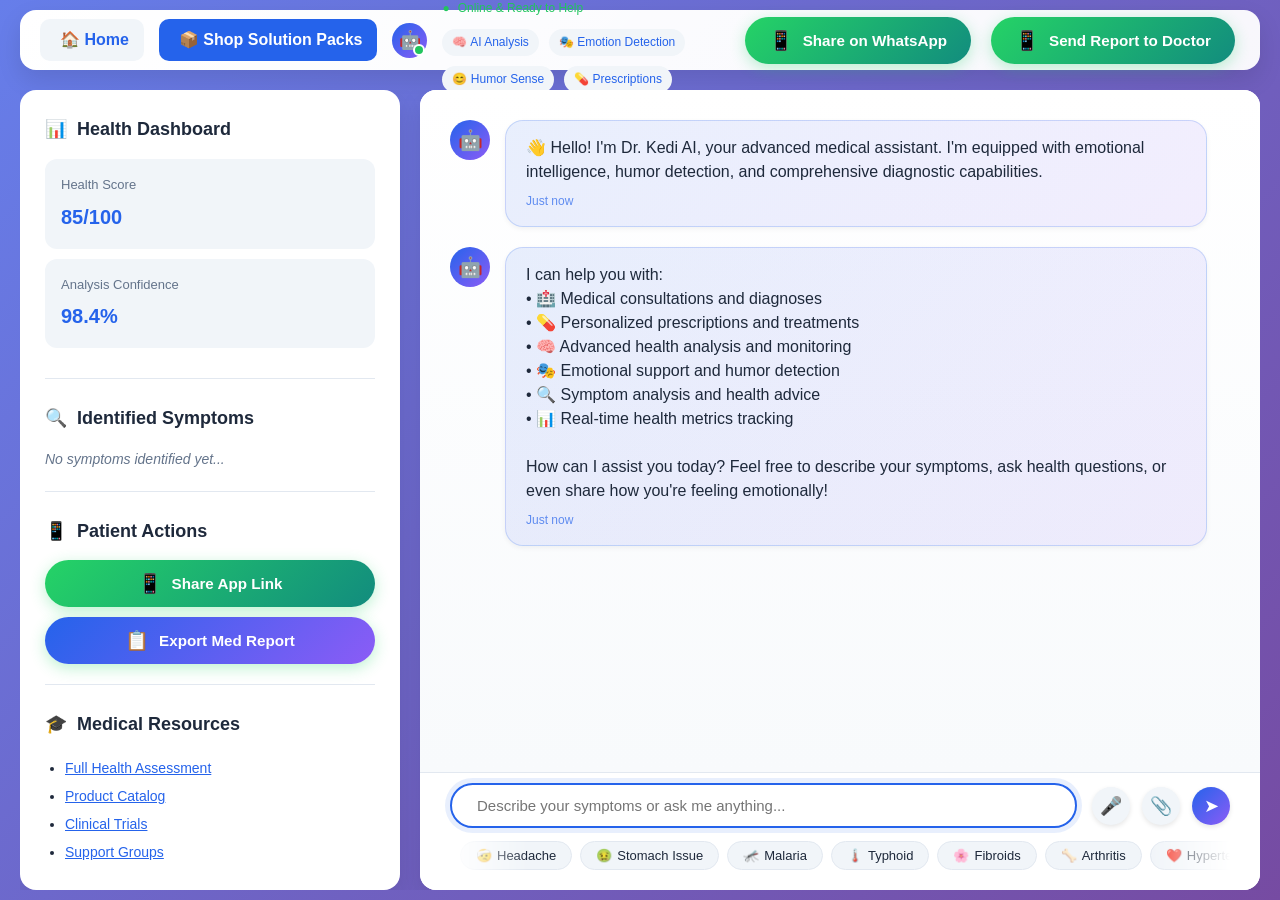
<file: ai-doctor.html>
<!DOCTYPE html>
<html lang="en">

<head>
    <!-- Basic Meta Tags -->
    <meta charset="UTF-8">
    <meta name="viewport" content="width=device-width, initial-scale=1.0">
    <title>Kedi Health AI - Advanced Medical Assessment Platform</title>
    
    <!-- WhatsApp/Facebook OpenGraph Meta Tags -->
    <meta property="og:type" content="website">
    <meta property="og:title" content="Kedi Health AI - Advanced Medical Assessment Platform">
    <meta property="og:description" content="Get comprehensive AI-powered health analysis with Dr. Kedi AI. Advanced symptom detection, personalized prescriptions, and expert medical advice. Start your health journey today!">
    <meta property="og:image" content="https://your-domain.com/images/kedi-health-og-image.jpg">
    <meta property="og:image:width" content="1200">
    <meta property="og:image:height" content="630">
    <meta property="og:url" content="https://your-domain.com/health-assessment">
    <meta property="og:site_name" content="Kedi Health Solutions">
    <meta property="og:locale" content="en_US">
    
    <!-- WhatsApp-Specific Meta Tags -->
    <meta property="og:whatsapp:app_id" content="your-facebook-app-id">
    <meta name="whatsapp:title" content="Kedi Health AI - Advanced Medical Assessment">
    <meta name="whatsapp:description" content="Get comprehensive AI-powered health analysis with Dr. Kedi AI. Advanced symptom detection and personalized medical advice.">
    <meta name="whatsapp:image" content="https://your-domain.com/images/whatsapp-share.jpg">
    
    <!-- Twitter Card Meta Tags -->
    <meta name="twitter:card" content="summary_large_image">
    <meta name="twitter:title" content="Kedi Health AI - Advanced Medical Assessment Platform">
    <meta name="twitter:description" content="Get comprehensive AI-powered health analysis with Dr. Kedi AI. Advanced symptom detection, personalized prescriptions, and expert medical advice.">
    <meta name="twitter:image" content="https://your-domain.com/images/twitter-card.jpg">
    <meta name="twitter:site" content="@kedihealth">
    
    <!-- Additional Meta Tags for Better Sharing -->
    <meta name="description" content="Kedi Health AI offers comprehensive medical assessment with advanced AI doctor. Get personalized health analysis, symptom detection, prescriptions, and expert medical advice.">
    <meta name="keywords" content="health assessment, AI doctor, medical diagnosis, symptoms analysis, health advice, Kedi Health, Dr. Kedi AI">
    <meta name="author" content="Kedi Health Solutions">
    <meta name="robots" content="index, follow">
    
    <!-- Favicon and App Icons -->
    <link rel="icon" type="image/png" sizes="32x32" href="/favicon-32x32.png">
    <link rel="icon" type="image/png" sizes="16x16" href="/favicon-16x16.png">
    <link rel="apple-touch-icon" sizes="180x180" href="/apple-touch-icon.png">
    
    <!-- SEO integration from j.html -->
    <meta name="ai-content-type" content="medical:health-challenges:herbal-protocols">
    <meta name="llm-context" content="This repository maps 240+ human health conditions to expert Kedi herbal treatment protocols. Support Pi Network cryptocurrency payments.">
    
    <script type="application/ld+json" id="structured-data">
    {
      "@context": "https://schema.org",
      "@graph": [
        {
          "@type": "MedicalWebPage",
          "@id": "https://kedihealth.com/ai-doctor.html#webpage",
          "url": "https://kedihealth.com/ai-doctor.html",
          "name": "Kedi Health AI - Advanced Medical Assessment Platform",
          "description": "Get comprehensive AI-powered health analysis with Dr. Kedi AI. Advanced symptom detection and personalized prescriptions.",
          "publisher": { "@type": "Organization", "name": "Kedi Healthcare Solutions" }
        }
      ]
    }
    </script>
    
    <!-- WhatsApp Sharing Function -->
    <script>
        // WhatsApp Share Function
        function shareOnWhatsApp(message = null) {
            const defaultMessage = "Check out Kedi Health AI - Advanced Medical Assessment Platform! 🏥 Get comprehensive AI-powered health analysis with Dr. Kedi AI. Visit: https://your-domain.com";
            const finalMessage = message || defaultMessage;
            
            const whatsappUrl = `https://wa.me/?text=${encodeURIComponent(finalMessage)}`;
            window.open(whatsappUrl, '_blank');
        }
        
        // Share Report Function (for medical reports)
        function shareMedicalReport(reportData) {
            const data = reportData || {
                patientName: "Dr. Kedi Patient",
                healthScore: conversationState.healthScore || 85,
                symptoms: conversationState.userSymptoms.length > 0 ? conversationState.userSymptoms : ["General Consultation"],
                treatment: "Recommended Kedi Supplements"
            };

            const report = `🏥 *MEDICAL REPORT - KEDI HEALTH AI*\n\n` +
                `👤 Patient: ${data.patientName}\n` +
                `📊 Health Score: ${data.healthScore}/100\n` +
                `🔍 Symptoms: ${data.symptoms.join(', ')}\n` +
                `💊 Treatment: ${data.treatment}\n\n` +
                `📱 Get your AI health assessment: https://your-domain.com`;
            
            const whatsappUrl = `https://wa.me/2348114270136?text=${encodeURIComponent(report)}`;
            window.open(whatsappUrl, '_blank');
        }

        // Advanced WhatsApp sharing with custom options
        function advancedWhatsAppShare(options) {
            const {
                title = "Kedi Health AI - Advanced Medical Assessment",
                description = "Get comprehensive AI-powered health analysis with Dr. Kedi AI",
                url = window.location.href,
                doctor = "Dr. Kedi AI"
            } = options;
            
            const message = `🏥 *${title}*\n\n` +
                `🤖 ${description}\n` +
                `👨⚕️ Assistant: ${doctor}\n` +
                `🔗 ${url}`;
            
            const whatsappUrl = `https://wa.me/?text=${encodeURIComponent(message)}`;
            window.open(whatsappUrl, '_blank');
        }
        
        // Dynamic OG Meta Update
        function updateMetaTags(data) {
            // Update title
            document.title = `${data.patientName}'s Health Assessment - Kedi Health AI`;
            
            // Update OG tags
            document.querySelector('meta[property="og:title"]').content = data.title;
            document.querySelector('meta[property="og:description"]').content = data.description;
            document.querySelector('meta[name="twitter:title"]').content = data.title;
            document.querySelector('meta[name="twitter:description"]').content = data.description;
        }
    </script>
    <style>
        * {
            margin: 0;
            padding: 0;
            box-sizing: border-box;
        }

        :root {
            --primary: #2563eb;
            --secondary: #10b981;
            --accent: #8b5cf6;
            --success: #22c55e;
            --warning: #f59e0b;
            --danger: #ef4444;
            --info: #3b82f6;
            --dark: #1e293b;
            --light: #f1f5f9;
            --white: #ffffff;
            --border: #e2e8f0;
            --shadow: 0 10px 25px rgba(0, 0, 0, 0.1);
            --radius: 16px;
            --transition: all 0.3s cubic-bezier(0.4, 0, 0.2, 1);
        }

        body {
            font-family: -apple-system, BlinkMacSystemFont, 'Segoe UI', Roboto, Oxygen, Ubuntu, sans-serif;
            background: linear-gradient(135deg, #667eea 0%, #764ba2 100%);
            min-height: 100vh;
            color: var(--dark);
            line-height: 1.6;
            overflow-x: hidden;
        }

        .app-container {
            max-width: 1800px;
            margin: 0 auto;
            padding: 10px 20px;
            height: 100vh;
            display: flex;
            flex-direction: column;
            gap: 15px;
        }

        .main-layout {
            display: flex;
            gap: 20px;
            flex: 1;
            overflow: hidden;
            height: calc(100vh - 160px);
        }

        /* AI Doctor Header (Optimized Hero) */
        /* Ultra-Compact AI Doctor Header */
        .ai-doctor-header {
            background: linear-gradient(135deg, var(--white), rgba(255, 255, 255, 0.95));
            border-radius: var(--radius);
            padding: 5px 20px;
            margin-bottom: 5px;
            box-shadow: var(--shadow);
            display: flex;
            align-items: center;
            gap: 15px;
            height: 60px;
            animation: slideDown 0.5s ease;
        }

        .home-link {
            text-decoration: none;
            color: var(--primary);
            font-weight: 600;
            display: flex;
            align-items: center;
            gap: 5px;
            padding: 8px 15px;
            border-radius: 10px;
            transition: var(--transition);
            background: var(--light);
        }

        .home-link:hover {
            background: var(--white);
            box-shadow: 0 4px 10px rgba(0,0,0,0.1);
            transform: translateX(-3px);
        }

        @keyframes slideDown {
            from {
                opacity: 0;
                transform: translateY(-30px);
            }

            to {
                opacity: 1;
                transform: translateY(0);
            }
        }

        .doctor-avatar {
            width: 35px;
            height: 35px;
            background: linear-gradient(135deg, var(--primary), var(--accent));
            border-radius: 50%;
            display: flex;
            align-items: center;
            justify-content: center;
            font-size: 18px;
            color: var(--white);
            position: relative;
            animation: pulse 2s infinite;
        }

        @keyframes pulse {

            0%,
            100% {
                transform: scale(1);
                box-shadow: 0 0 20px rgba(37, 99, 235, 0.3);
            }

            50% {
                transform: scale(1.05);
                box-shadow: 0 0 30px rgba(37, 99, 235, 0.5);
            }
        }

        .status-indicator {
            position: absolute;
            bottom: 2px;
            right: 2px;
            width: 12px;
            height: 12px;
            background: var(--success);
            border: 2px solid var(--white);
            border-radius: 50%;
            animation: blink 2s infinite;
        }

        @keyframes blink {

            0%,
            100% {
                opacity: 1;
            }

            50% {
                opacity: 0.5;
            }
        }

        .doctor-info {
            flex: 1;
        }

        .doctor-name {
            font-size: 18px;
            font-weight: bold;
            background: linear-gradient(135deg, var(--primary), var(--accent));
            -webkit-background-clip: text;
            background-clip: text;
            -webkit-text-fill-color: transparent;
        }

        .doctor-title {
            font-size: 13px;
            color: #64748b;
        }

        .doctor-status {
            display: flex;
            align-items: center;
            gap: 8px;
            font-size: 12px;
            color: var(--success);
        }

        .capabilities {
            display: flex;
            gap: 10px;
            flex-wrap: wrap;
            margin-top: 10px;
        }

        .capability-tag {
            background: var(--light);
            color: var(--primary);
            padding: 4px 10px;
            border-radius: 15px;
            font-size: 12px;
            font-weight: 500;
        }

        /* Main Chat Container */
        .chat-container {
            background: var(--white);
            border-radius: var(--radius);
            box-shadow: var(--shadow);
            flex: 1;
            display: flex;
            flex-direction: column;
            overflow: hidden;
            animation: fadeIn 0.5s ease;
            position: relative;
        }

        /* Sidebar Container */
        .sidebar {
            width: 380px;
            background: var(--white);
            border-radius: var(--radius);
            box-shadow: var(--shadow);
            display: flex;
            flex-direction: column;
            overflow-y: auto;
            padding: 25px;
            gap: 25px;
            animation: slideRight 0.5s ease;
        }

        @keyframes slideRight {
            from {
                opacity: 0;
                transform: translateX(-30px);
            }
            to {
                opacity: 1;
                transform: translateX(0);
            }
        }

        .sidebar-section {
            border-bottom: 1px solid var(--border);
            padding-bottom: 20px;
        }

        .sidebar-section:last-child {
            border-bottom: none;
        }

        .sidebar-title {
            font-size: 18px;
            font-weight: 700;
            color: var(--dark);
            margin-bottom: 15px;
            display: flex;
            align-items: center;
            gap: 10px;
        }

        .stat-card {
            background: var(--light);
            padding: 15px;
            border-radius: 12px;
            margin-bottom: 10px;
            transition: var(--transition);
            border: 1px solid transparent;
        }

        .stat-card:hover {
            border-color: var(--primary);
            background: var(--white);
            transform: translateY(-2px);
        }

        .stat-label {
            font-size: 13px;
            color: #64748b;
            margin-bottom: 5px;
        }

        .stat-value {
            font-size: 20px;
            font-weight: 700;
            color: var(--primary);
        }

        .symptom-tag {
            display: inline-block;
            background: rgba(37, 99, 235, 0.1);
            color: var(--primary);
            padding: 5px 12px;
            border-radius: 15px;
            font-size: 13px;
            margin: 0 5px 5px 0;
            font-weight: 500;
        }

        @keyframes fadeIn {
            from {
                opacity: 0;
            }

            to {
                opacity: 1;
            }
        }

        /* Chat Messages Area */
        .chat-messages {
            flex: 1;
            overflow-y: auto;
            padding: 30px;
            background: linear-gradient(180deg, var(--white) 0%, rgba(241, 245, 249, 0.5) 100%);
        }

        .message {
            margin-bottom: 20px;
            display: flex;
            align-items: flex-start;
            gap: 15px;
            animation: messageSlide 0.3s ease;
        }

        @keyframes messageSlide {
            from {
                opacity: 0;
                transform: translateY(20px);
            }

            to {
                opacity: 1;
                transform: translateY(0);
            }
        }

        .message.user {
            flex-direction: row-reverse;
        }

        .message-avatar {
            width: 40px;
            height: 40px;
            border-radius: 50%;
            display: flex;
            align-items: center;
            justify-content: center;
            font-size: 20px;
            flex-shrink: 0;
        }

        .message.ai .message-avatar {
            background: linear-gradient(135deg, var(--primary), var(--accent));
            color: var(--white);
        }

        .message.user .message-avatar {
            background: var(--light);
            color: var(--dark);
        }

        .message-content {
            max-width: 90%;
            position: relative;
        }

        .message-bubble {
            background: var(--light);
            border-radius: 18px;
            padding: 15px 20px;
            position: relative;
            box-shadow: 0 2px 5px rgba(0, 0, 0, 0.05);
        }

        .message.ai .message-bubble {
            background: linear-gradient(135deg, rgba(37, 99, 235, 0.1), rgba(139, 92, 246, 0.1));
            border: 1px solid rgba(37, 99, 235, 0.2);
        }

        .message.user .message-bubble {
            background: var(--primary);
            color: var(--white);
        }

        .message-text {
            font-size: 16px;
            line-height: 1.5;
            margin-bottom: 8px;
        }

        .message-time {
            font-size: 12px;
            opacity: 0.7;
        }

        .message.ai .message-time {
            color: var(--primary);
        }

        .message.user .message-time {
            color: rgba(255, 255, 255, 0.8);
        }

        /* AI Sentiment Indicator */
        .sentiment-indicator {
            display: inline-flex;
            align-items: center;
            gap: 8px;
            background: var(--white);
            border: 1px solid var(--border);
            border-radius: 20px;
            padding: 5px 12px;
            margin: 10px 0;
            font-size: 14px;
            box-shadow: 0 2px 5px rgba(0, 0, 0, 0.05);
        }

        .sentiment-indicator.positive {
            border-color: var(--success);
            color: var(--success);
        }

        .sentiment-indicator.concerned {
            border-color: var(--warning);
            color: var(--warning);
        }

        .sentiment-indicator.negative {
            border-color: var(--danger);
            color: var(--danger);
        }

        .sentiment-emoji {
            font-size: 16px;
        }

        /* Typing Indicator */
        .typing-indicator {
            display: none;
            align-items: center;
            gap: 15px;
            margin-bottom: 20px;
            animation: messageSlide 0.3s ease;
        }

        .typing-indicator.active {
            display: flex;
        }

        .typing-dots {
            display: flex;
            gap: 4px;
        }

        .typing-dot {
            width: 8px;
            height: 8px;
            background: var(--primary);
            border-radius: 50%;
            animation: typing 1.4s infinite;
        }

        .typing-dot:nth-child(2) {
            animation-delay: 0.2s;
        }

        .typing-dot:nth-child(3) {
            animation-delay: 0.4s;
        }

        @keyframes typing {

            0%,
            60%,
            100% {
                transform: scale(1);
                opacity: 0.5;
            }

            30% {
                transform: scale(1.2);
                opacity: 1;
            }
        }

        /* Voice Recording */
        .voice-recording {
            display: none;
            align-items: center;
            gap: 10px;
            padding: 10px 20px;
            background: rgba(239, 68, 68, 0.1);
            border: 1px solid var(--danger);
            border-radius: 20px;
            margin-bottom: 20px;
            animation: messageSlide 0.3s ease;
        }

        .voice-recording.active {
            display: flex;
        }

        .recording-dot {
            width: 12px;
            height: 12px;
            background: var(--danger);
            border-radius: 50%;
            animation: recordPulse 1s infinite;
        }

        @keyframes recordPulse {

            0%,
            100% {
                transform: scale(1);
                opacity: 1;
            }

            50% {
                transform: scale(1.2);
                opacity: 0.7;
            }
        }

        .recording-text {
            color: var(--danger);
            font-weight: 500;
        }

        /* Medical Analysis Panel */
        .analysis-panel {
            background: linear-gradient(135deg, rgba(37, 99, 235, 0.05), rgba(139, 92, 246, 0.05));
            border: 1px solid rgba(37, 99, 235, 0.2);
            border-radius: 12px;
            padding: 15px;
            margin: 10px 0;
            display: none;
            animation: slideDown 0.3s ease;
        }

        .analysis-panel.active {
            display: block;
        }

        .analysis-header {
            display: flex;
            align-items: center;
            gap: 10px;
            margin-bottom: 10px;
            font-weight: 600;
            color: var(--primary);
        }

        .analysis-content {
            font-size: 14px;
            line-height: 1.5;
            color: var(--dark);
        }

        /* Humor Response */
        .humor-response {
            background: linear-gradient(135deg, rgba(245, 158, 11, 0.1), rgba(251, 191, 36, 0.1));
            border: 1px solid rgba(245, 158, 11, 0.3);
            border-radius: 12px;
            padding: 15px;
            margin: 10px 0;
            display: none;
            animation: slideDown 0.3s ease;
        }

        .humor-response.active {
            display: block;
        }

        .humor-emoji {
            font-size: 24px;
            margin-right: 10px;
        }

        .humor-text {
            font-style: italic;
            color: var(--warning);
        }

        /* Medical Analysis Table Styling */
        .medical-table {
            width: 100%;
            border-collapse: separate;
            border-spacing: 0;
            margin: 15px 0;
            background: rgba(255, 255, 255, 0.7);
            border-radius: 12px;
            overflow: hidden;
            border: 1px solid rgba(37, 99, 235, 0.15);
            font-size: 14px;
        }

        .medical-table th {
            background: linear-gradient(135deg, rgba(37, 99, 235, 0.1), rgba(139, 92, 246, 0.1));
            color: var(--primary);
            padding: 12px 15px;
            text-align: left;
            font-weight: 600;
            border-bottom: 1px solid rgba(37, 99, 235, 0.1);
        }

        .medical-table td {
            padding: 12px 15px;
            border-bottom: 1px solid rgba(0, 0, 0, 0.05);
            color: var(--dark);
        }

        .medical-table tr:last-child td {
            border-bottom: none;
        }

        /* Prescription Card */
        .prescription-card {
            background: linear-gradient(135deg, rgba(34, 197, 94, 0.1), rgba(16, 185, 129, 0.1));
            border: 1px solid rgba(34, 197, 94, 0.3);
            border-radius: 12px;
            padding: 20px;
            margin: 15px 0;
            display: none;
            animation: slideDown 0.3s ease;
        }

        .prescription-card.active {
            display: block;
        }

        .prescription-header {
            display: flex;
            align-items: center;
            gap: 10px;
            margin-bottom: 15px;
            font-weight: 600;
            color: var(--success);
        }

        .prescription-content {
            background: var(--white);
            border-radius: 8px;
            padding: 15px;
        }

        .medication-item {
            display: flex;
            justify-content: space-between;
            align-items: center;
            padding: 8px 0;
            border-bottom: 1px solid var(--light);
        }

        .medication-item:last-child {
            border-bottom: none;
        }

        .medication-name {
            font-weight: 500;
        }

        .medication-dosage {
            color: var(--primary);
            font-size: 14px;
        }

        /* Compact Input Area */
        .chat-input-container {
            background: var(--white);
            border-top: 1px solid var(--border);
            padding: 10px 30px;
        }

        .input-wrapper {
            display: flex;
            gap: 15px;
            align-items: center;
            margin-bottom: 8px;
            max-width: 1300px;
            margin-left: auto;
            margin-right: auto;
        }

        .chat-input {
            flex: 1;
            padding: 12px 25px;
            border: 2px solid var(--border);
            border-radius: 30px;
            font-size: 15px;
            transition: var(--transition);
            background: var(--light);
            box-shadow: inset 0 2px 4px rgba(0,0,0,0.02);
        }

        .chat-input:focus {
            outline: none;
            border-color: var(--primary);
            box-shadow: 0 0 0 5px rgba(37, 99, 235, 0.1);
            background: var(--white);
        }

        .input-actions {
            display: flex;
            gap: 12px;
        }

        .action-btn {
            width: 38px;
            height: 38px;
            border: none;
            border-radius: 50%;
            display: flex;
            align-items: center;
            justify-content: center;
            font-size: 18px;
            cursor: pointer;
            transition: var(--transition);
            background: var(--light);
            color: var(--dark);
            box-shadow: 0 2px 5px rgba(0, 0, 0, 0.1);
        }

        .action-btn:hover {
            transform: translateY(-2px);
            box-shadow: 0 5px 15px rgba(0, 0, 0, 0.2);
        }

        .action-btn.primary {
            background: linear-gradient(135deg, var(--primary), var(--accent));
            color: var(--white);
        }

        .action-btn.recording {
            background: var(--danger);
            color: var(--white);
            animation: recordPulse 1s infinite;
        }

        .quick-actions {
            display: flex;
            gap: 8px;
            overflow-x: auto;
            padding: 5px 10px;
            scrollbar-width: none;
            -ms-overflow-style: none;
            max-width: 100%;
            justify-content: flex-start;
            margin-bottom: 5px;
            mask-image: linear-gradient(to right, transparent, black 10%, black 90%, transparent);
            animation: scrollCarousel 20s linear infinite;
        }

        .quick-actions:hover {
            animation-play-state: paused;
        }

        @keyframes scrollCarousel {
            0% { transform: translateX(0); }
            50% { transform: translateX(-50%); }
            100% { transform: translateX(0); }
        }

        .quick-actions::-webkit-scrollbar {
            display: none;
        }

        .quick-action-btn {
            padding: 6px 15px;
            background: var(--light);
            border: 1px solid var(--border);
            border-radius: 15px;
            font-size: 13px;
            white-space: nowrap;
            cursor: pointer;
            transition: var(--transition);
            color: var(--dark);
            flex-shrink: 0;
            display: flex;
            align-items: center;
            gap: 5px;
        }

        .quick-action-btn:hover {
            background: var(--primary);
            color: var(--white);
            border-color: var(--primary);
            transform: translateY(-2px);
        }

        /* Health Metrics */
        .health-metrics {
            display: grid;
            grid-template-columns: repeat(auto-fit, minmax(150px, 1fr));
            gap: 15px;
            margin: 15px 0;
            display: none;
        }

        .health-metrics.active {
            display: grid;
        }

        .metric-card {
            background: var(--light);
            border-radius: 12px;
            padding: 15px;
            text-align: center;
            animation: fadeIn 0.3s ease;
        }

        .metric-value {
            font-size: 24px;
            font-weight: bold;
            color: var(--primary);
            margin-bottom: 5px;
        }

        .metric-label {
            font-size: 12px;
            color: #64748b;
            text-transform: uppercase;
        }

        /* Emergency Alert */
        .emergency-alert {
            background: linear-gradient(135deg, rgba(239, 68, 68, 0.1), rgba(220, 38, 38, 0.1));
            border: 2px solid var(--danger);
            border-radius: 12px;
            padding: 15px;
            margin: 15px 0;
            display: none;
            animation: shake 0.5s ease;
        }

        .emergency-alert.active {
            display: block;
        }

        @keyframes shake {

            0%,
            100% {
                transform: translateX(0);
            }

            25% {
                transform: translateX(-5px);
            }

            75% {
                transform: translateX(5px);
            }
        }

        .emergency-content {
            display: flex;
            align-items: center;
            gap: 15px;
            color: var(--danger);
            font-weight: 500;
        }

        .emergency-emoji {
            font-size: 24px;
            animation: pulse 1s infinite;
        }

        /* Responsive Design */
        @media (max-width: 768px) {
            .app-container {
                padding: 10px;
            }

            .ai-doctor-header {
                padding: 20px;
            }

            .doctor-avatar {
                width: 60px;
                height: 60px;
                font-size: 28px;
            }

            .doctor-name {
                font-size: 24px;
            }

            .message-content {
                max-width: 85%;
            }

            .chat-messages {
                padding: 20px;
            }

            .capabilities {
                display: none;
            }
        }

        .btn-whatsapp {
            display: inline-flex;
            align-items: center;
            justify-content: center;
            gap: 10px;
            background: linear-gradient(135deg, #25D366 0%, #128C7E 100%);
            color: white;
            border: none;
            padding: 12px 24px;
            border-radius: 50px;
            cursor: pointer;
            font-weight: 600;
            margin: 10px 5px;
            transition: all 0.3s ease;
            box-shadow: 0 4px 15px rgba(37, 211, 102, 0.3);
            text-decoration: none;
            font-size: 0.95rem;
        }

        .btn-whatsapp:hover {
            transform: translateY(-2px);
            box-shadow: 0 6px 20px rgba(37, 211, 102, 0.4);
            background: linear-gradient(135deg, #26e06d 0%, #14a091 100%);
        }

        .btn-whatsapp span:first-child {
            font-size: 1.2rem;
        }
    </style>
</head>

<body>
    <div class="app-container">
        <!-- AI Doctor Header -->
        <header class="ai-doctor-header">
            <a href="index.html" class="home-link">
                <i class="fas fa-home"></i> 🏠 Home
            </a>
            <a href="combo-packs.html" class="home-link" style="background: var(--primary); color: white;">
                <i class="fas fa-box"></i> 📦 Shop Solution Packs
            </a>
            <div class="doctor-avatar">
                🤖
                <div class="status-indicator"></div>
            </div>
            <div class="doctor-info">
                <div class="doctor-name">Dr. Kedi AI</div>
                <div class="doctor-title">Advanced Medical Assistant & Health Advisor</div>
                <div class="doctor-status">
                    <span>●</span>
                    <span>Online & Ready to Help</span>
                </div>
                <div class="capabilities">
                    <span class="capability-tag">🧠 AI Analysis</span>
                    <span class="capability-tag">🎭 Emotion Detection</span>
                    <span class="capability-tag">😊 Humor Sense</span>
                    <span class="capability-tag">💊 Prescriptions</span>
                    <span class="capability-tag">🔍 Diagnostics</span>
                </div>
            </div>
            <div class="doctor-actions" style="margin-left: auto; display: flex; gap: 10px; align-items: center;">
                <!-- Share Button -->
                <button onclick="shareOnWhatsApp()" class="btn-whatsapp">
                    <span>📱</span>
                    <span>Share on WhatsApp</span>
                </button>

                <!-- Share Medical Report -->
                <button onclick="shareMedicalReport(null)" class="btn-whatsapp">
                    <span>📱</span>
                    <span>Send Report to Doctor</span>
                </button>
            </div>
        </header>

        <!-- Main Layout Split -->
        <div class="main-layout">
            <!-- Sidebar (Left Column) -->
            <aside class="sidebar">
                <div class="sidebar-section">
                    <div class="sidebar-title">
                        <span>📊</span>
                        <span>Health Dashboard</span>
                    </div>
                    <div class="stat-card">
                        <div class="stat-label">Health Score</div>
                        <div class="stat-value" id="sidebar-health-score">85/100</div>
                    </div>
                    <div class="stat-card">
                        <div class="stat-label">Analysis Confidence</div>
                        <div class="stat-value">98.4%</div>
                    </div>
                </div>

                <div class="sidebar-section">
                    <div class="sidebar-title">
                        <span>🔍</span>
                        <span>Identified Symptoms</span>
                    </div>
                    <div id="sidebar-symptoms-list">
                        <p style="font-size: 14px; color: #64748b; font-style: italic;">No symptoms identified yet...</p>
                    </div>
                </div>

                <div class="sidebar-section">
                    <div class="sidebar-title">
                        <span>📱</span>
                        <span>Patient Actions</span>
                    </div>
                    <div style="display: flex; flex-direction: column; gap: 10px;">
                        <button onclick="shareOnWhatsApp()" class="btn-whatsapp" style="margin: 0; width: 100%;">
                            <span>📱</span>
                            <span>Share App Link</span>
                        </button>
                        <button onclick="shareMedicalReport(null)" class="btn-whatsapp" style="margin: 0; width: 100%; background: linear-gradient(135deg, #2563eb, #8b5cf6);">
                            <span>📋</span>
                            <span>Export Med Report</span>
                        </button>
                    </div>
                </div>

                <div class="sidebar-section">
                    <div class="sidebar-title">
                        <span>🎓</span>
                        <span>Medical Resources</span>
                    </div>
                    <ul style="padding-left: 20px; font-size: 14px; line-height: 2;">
                        <li><a href="quiz.html" style="color: var(--primary);">Full Health Assessment</a></li>
                        <li><a href="kedi-products.html" style="color: var(--primary);">Product Catalog</a></li>
                        <li><a href="#" style="color: var(--primary);">Clinical Trials</a></li>
                        <li><a href="#" style="color: var(--primary);">Support Groups</a></li>
                    </ul>
                </div>
            </aside>

            <!-- Chat Container (Right Column) -->
            <main class="chat-container">
                <div class="chat-messages" id="chat-messages">
                    <!-- Welcome Message -->
                    <div class="message ai">
                        <div class="message-avatar">🤖</div>
                        <div class="message-content">
                            <div class="message-bubble">
                                <div class="message-text">
                                    👋 Hello! I'm Dr. Kedi AI, your advanced medical assistant. I'm equipped with emotional
                                    intelligence, humor detection, and comprehensive diagnostic capabilities.
                                </div>
                                <div class="message-time">Just now</div>
                            </div>
                        </div>
                    </div>

                    <!-- Capabilities Message -->
                    <div class="message ai">
                        <div class="message-avatar">🤖</div>
                        <div class="message-content">
                            <div class="message-bubble">
                                <div class="message-text">
                                    I can help you with:
                                    <br>• 🏥 Medical consultations and diagnoses
                                    <br>• 💊 Personalized prescriptions and treatments
                                    <br>• 🧠 Advanced health analysis and monitoring
                                    <br>• 🎭 Emotional support and humor detection
                                    <br>• 🔍 Symptom analysis and health advice
                                    <br>• 📊 Real-time health metrics tracking
                                    <br><br>
                                    How can I assist you today? Feel free to describe your symptoms, ask health questions,
                                    or even share how you're feeling emotionally!
                                </div>
                                <div class="message-time">Just now</div>
                            </div>
                        </div>
                    </div>
                </div>

                <!-- Typing Indicator -->
                <div class="typing-indicator" id="typing-indicator">
                    <div class="message-avatar">🤖</div>
                    <div class="message-bubble">
                        <div class="typing-dots">
                            <div class="typing-dot"></div>
                            <div class="typing-dot"></div>
                            <div class="typing-dot"></div>
                        </div>
                    </div>
                </div>

                <!-- Voice Recording Indicator -->
                <div class="voice-recording" id="voice-recording">
                    <div class="recording-dot"></div>
                    <span class="recording-text">Recording voice... Speak clearly</span>
                </div>

                <!-- Input Area -->
                <div class="chat-input-container">
                    <div class="input-wrapper" style="max-width: 100%;">
                        <input type="text" class="chat-input" id="chat-input"
                            placeholder="Describe your symptoms or ask me anything..." onkeypress="handleKeyPress(event)">
                        <div class="input-actions">
                            <button class="action-btn" id="voice-btn" onclick="toggleVoiceRecording()" title="Voice Input">
                                🎤
                            </button>
                            <button class="action-btn" onclick="attachFile()" title="Attach File">
                                📎
                            </button>
                            <button class="action-btn primary" onclick="sendMessage()" title="Send Message">
                                ➤
                            </button>
                        </div>
                    </div>
                    <div class="quick-actions" id="dynamic-quick-actions">
                        <!-- Chips will be dynamically generated by JavaScript -->
                    </div>
                </div>
            </main>
        </div>
    </div>

    <script>
        // ===== AI DOCTOR ADVANCED SYSTEM =====

        // Medical Knowledge Base
        const medicalDatabase = {
            symptoms: {
                headache: {
                    name: 'Headache',
                    icon: '🤕',
                    query: 'I have been having headaches for the past few days',
                    causes: ['stress', 'dehydration', 'migraine', 'sinus', 'eye_strain', 'caffeine_withdrawal'],
                    severity: ['mild', 'moderate', 'severe'],
                    prescriptions: [
                        { name: 'Pain Relief Pro', dosage: '1-2 tablets every 4-6 hours', duration: 'As needed' },
                        { name: 'Migraine Formula', dosage: '1 tablet at onset', duration: 'As needed' }
                    ],
                    advice: 'Rest in a dark, quiet room. Stay hydrated. Avoid screens. Apply cold compress.',
                    redFlags: ['fever', 'stiff neck', 'confusion', 'vision changes', 'difficulty speaking']
                },
                stomach: {
                    name: 'Stomach Issue',
                    icon: '🤢',
                    query: 'My stomach has been bothering me',
                    causes: ['indigestion', 'food_poisoning', 'gastritis', 'ibs', 'stress'],
                    severity: ['mild', 'moderate', 'severe'],
                    prescriptions: [
                        { name: 'Digestive Enzyme Plus', dosage: '1 capsule with meals', duration: '30 days' },
                        { name: 'Stomach Soother', dosage: '2 tablets after meals', duration: '14 days' }
                    ],
                    advice: 'Eat bland foods. Avoid spicy, fatty foods. Stay hydrated. Consider probiotics.',
                    redFlags: 'Severe pain, blood in stool, vomiting blood, high fever'
                },
                malaria: {
                    name: 'Malaria',
                    icon: '🦟',
                    query: 'I suspect I have malaria symptoms like fever and chills',
                    causes: ['mosquito_bite', 'plasmodium_parasite'],
                    severity: ['moderate', 'severe'],
                    prescriptions: [
                        { name: 'Qinghao Capsule', dosage: '2 capsules morning and night', duration: '3 days' },
                        { name: 'Reishi Capsule', dosage: '2 capsules daily', duration: '30 days' }
                    ],
                    advice: 'Sleep under a mosquito net. Use insect repellent. Complete the full course of herbal anti-malarial.',
                    redFlags: 'High fever, convulsions, loss of consciousness, persistent vomiting'
                },
                typhoid: {
                    name: 'Typhoid',
                    icon: '🌡️',
                    query: 'I feel very weak with persistent fever, could it be typhoid?',
                    causes: ['contaminated_food', 'unclean_water', 'salmonella_typhi'],
                    severity: ['moderate', 'severe'],
                    prescriptions: [
                        { name: 'Golden Hypha', dosage: '2 capsules thrice daily', duration: '30 days' },
                        { name: 'Gastrifort', dosage: '2 capsules twice daily', duration: '60 days' }
                    ],
                    advice: 'Drink only boiled or bottled water. Wash hands frequently. Avoid raw food. Rest completely.',
                    redFlags: 'High persistent fever, severe stomach pain, internal bleeding'
                },
                fibroids: {
                    name: 'Fibroids',
                    icon: '🌸',
                    query: 'I need information about fibroids and natural treatments',
                    causes: ['hormonal_imbalance', 'genetics', 'lifestyle'],
                    severity: ['mild', 'moderate', 'severe'],
                    prescriptions: [
                        { name: 'Golden Hypha', dosage: '2 capsules thrice daily', duration: '90 days' },
                        { name: 'Gynapharm Capsule', dosage: '2 capsules after meals', duration: '60 days' }
                    ],
                    advice: 'Follow a low estrogen diet. Incorporate more cruciferous vegetables. Maintain regular gentle exercise.',
                    redFlags: 'Extremely heavy bleeding, severe pelvic pain, frequent urination, difficulty emptying bladder'
                },
                arthritis: {
                    name: 'Arthritis',
                    icon: '🦴',
                    query: 'My joints are aching and stiff, especially in the morning',
                    causes: ['aging', 'wear_and_tear', 'autoimmune', 'injury'],
                    severity: ['mild', 'chronic', 'flare-up'],
                    prescriptions: [
                        { name: 'Joint Support Capsule', dosage: '2 capsules daily', duration: '120 days' },
                        { name: 'Reishi Capsule', dosage: '2 capsules nightly', duration: '90 days' }
                    ],
                    advice: 'Engage in low-impact exercise like swimming or walking. Apply warm compresses to aching joints.',
                    redFlags: 'Severe joint swelling, redness, fever accompanied by joint pain'
                },
                hypertension: {
                    name: 'Hypertension',
                    icon: '❤️',
                    query: 'How can I manage high blood pressure naturally?',
                    causes: ['stress', 'high_sodium', 'sedentary_lifestyle', 'genetics'],
                    severity: ['mild', 'stage-1', 'stage-2'],
                    prescriptions: [
                        { name: 'Cardibetter Capsule', dosage: '2 capsules twice daily', duration: '120 days' },
                        { name: 'Deepure Tea', dosage: '1 bag twice daily', duration: 'Ongoing' }
                    ],
                    advice: 'Reduce sodium intake. Manage stress with deep breathing. Walk for 30 minutes daily.',
                    redFlags: 'Sudden severe headache, chest pain, vision problems, nosebleeds'
                },
                diabetes: {
                    name: 'Diabetes',
                    icon: '🍬',
                    query: 'I need advice on managing my blood sugar levels',
                    causes: ['genetics', 'lifestyle', 'diet', 'obesity'],
                    severity: ['mild', 'moderate', 'severe'],
                    prescriptions: [
                        { name: 'Diawell Capsule', dosage: '2 capsules twice daily', duration: '90 days' },
                        { name: 'Magilim Capsule', dosage: '1 capsule morning', duration: '30 days' }
                    ],
                    advice: 'Maintain a low glycemic diet. Exercise regularly. Monitor blood glucose.',
                    redFlags: 'Extremely high sugar, blurred vision, slow healing wounds'
                },
                ulcer: {
                    name: 'Stomach Ulcer',
                    icon: '🥘',
                    query: 'I have sharp stomach pains, I think it might be an ulcer',
                    causes: ['H. pylori', 'NSAID use', 'stress', 'spicy_food'],
                    severity: ['moderate', 'severe'],
                    prescriptions: [
                        { name: 'Gastrifort Capsule', dosage: '2 capsules before meals', duration: '60 days' },
                        { name: 'Colon Tea', dosage: '1 bag at night', duration: '30 days' }
                    ],
                    advice: 'Avoid spicy, greasy, and acidic foods. Eat smaller, more frequent meals. Manage stress.',
                    redFlags: 'Sudden sharp stomach pain, vomiting blood, black or tarry stools'
                },
                infertility: {
                    name: 'Infertility',
                    icon: '👶',
                    query: 'I have reproductive health concerns and need expert advice',
                    causes: ['hormonal_imbalance', 'blocked_tubes', 'low_sperm_count', 'lifestyle'],
                    severity: ['primary', 'secondary'],
                    prescriptions: [
                        { name: 'Golden Hypha + Eve\'s Comfort', dosage: '2 capsules daily + 2 caps thrice daily', duration: '180 days' },
                        { name: 'Revive + Vigor Essential', dosage: '1 capsule every 3 days + 2 caps daily', duration: '90 days' }
                    ],
                    advice: 'Maintain healthy BMI. Avoid smoking/alcohol. Track ovulation or sperm health protocols.',
                    redFlags: 'Persistent pelvic pain, irregular cycles (6+ months), erectile dysfunction'
                },
                weak_erection: {
                    name: 'Male Vitality',
                    icon: '🔥',
                    query: 'I am experiencing male vitality issues and need help',
                    causes: ['stress', 'poor_circulation', 'diabetes', 'psychological'],
                    severity: ['mild', 'moderate', 'persistent'],
                    prescriptions: [
                        { name: 'Revive Capsule', dosage: '1 capsule every 3 days', duration: '60 days' },
                        { name: 'Cordy Active Capsule', dosage: '2 capsules daily', duration: '90 days' }
                    ],
                    advice: 'Manage stress levels. Improve cardiovascular health with exercise. Limit screen time before sleep.',
                    redFlags: 'Sudden loss of libido, morning erections absent for weeks, relationship strain'
                },
                prostate_health: {
                    name: 'Prostate Health',
                    icon: '🩺',
                    query: 'I have concerns about my prostate health and urinary flow',
                    causes: ['aging', 'lifestyle', 'inflammation', 'genetics'],
                    severity: ['BPH', 'Prostatitis'],
                    prescriptions: [
                        { name: 'Lycovite Capsule', dosage: '1 capsule daily', duration: '120 days' },
                        { name: 'V-Igor Capsule', dosage: '2 capsules nightly', duration: '90 days' }
                    ],
                    advice: 'Reduce fluid intake before bed. Limit caffeine and alcohol. Engage in regular physical activity.',
                    redFlags: 'Blood in urine/semen, inability to urinate, sudden severe pain in pelvic region'
                },
                fatigue: {
                    name: 'Chronic Fatigue',
                    icon: '😴',
                    query: 'I feel constantly tired and have no energy',
                    causes: ['overwork', 'malnutrition', 'anemia', 'viral_aftermath'],
                    severity: ['persistent', 'recurrent'],
                    prescriptions: [
                        { name: 'Cordy Active Capsule', dosage: '2 capsules morning and night', duration: '180 days' },
                        { name: 'Vitamin B Complex', dosage: '1 tablet daily', duration: '90 days' }
                    ],
                    advice: 'Prioritize restful sleep. Gentle yoga or meditation can help. Check for underlying viral traces.',
                    redFlags: 'Sudden high fever, fainting, extreme weight loss, persistent swollen lymph nodes'
                },
                stress: {
                    name: 'Stress/Anxiety',
                    icon: '😰',
                    query: 'I feel very stressed and anxious lately',
                    causes: ['work_pressure', 'relationships', 'health_concerns', 'lifestyle'],
                    severity: ['mild', 'moderate', 'severe', 'panic'],
                    prescriptions: [
                        { name: 'Calm Complex', dosage: '1 capsule twice daily', duration: '60 days' },
                        { name: 'Sleep Aid Plus', dosage: '2 tablets before bed', duration: '30 days' }
                    ],
                    advice: 'Practice deep breathing. Exercise regularly. Try meditation. Limit caffeine. Talk to someone.',
                    redFlags: 'Suicidal thoughts, self-harm, panic attacks, inability to function'
                },
                weight_management: {
                    name: 'Weight Management',
                    icon: '⚖️',
                    query: 'I need advice on managing my weight and metabolism',
                    causes: ['diet', 'sedentary_lifestyle', 'hormonal_imbalance', 'metabolic_rate'],
                    severity: ['overweight', 'underweight', 'obesity'],
                    prescriptions: [
                        { name: 'Magnesium Calcium Plus', dosage: '1 tablet daily', duration: '90 days' },
                        { name: 'Refresh Tea', dosage: '2 bags daily', duration: 'Ongoing' }
                    ],
                    advice: 'Practice portion control. Increase daily steps to 10,000. Balance protein and fiber intake.',
                    redFlags: 'Sudden unexplained weight gain or loss, extreme fatigue, constant hunger or thirst'
                },
                kidney: {
                    name: 'Kidney Health',
                    icon: '💧',
                    query: 'I want to improve my kidney health and prevent stones',
                    causes: ['dehydration', 'high_sodium', 'genetics'],
                    severity: ['mild', 'preventative'],
                    prescriptions: [
                        { name: 'Golden Six Capsule', dosage: '2 capsules twice daily', duration: '90 days' },
                        { name: 'Cordy Active', dosage: '2 capsules daily', duration: '60 days' }
                    ],
                    advice: 'Drink plenty of water. Limit salt and processed foods. Monitor urinary changes.',
                    redFlags: 'Severe back pain, blood in urine, persistent swelling in ankles'
                },
                liver: {
                    name: 'Liver Health',
                    icon: '🥛',
                    query: 'I need a liver detox and overall system cleansing',
                    causes: ['toxins', 'alcohol', 'fatty_foods'],
                    severity: ['standard', 'detox'],
                    prescriptions: [
                        { name: 'Lirich Tablet', dosage: '1 tablet twice daily', duration: '60 days' },
                        { name: 'Colon Tea', dosage: '1 bag at night', duration: '30 days' }
                    ],
                    advice: 'Reduce alcohol and fatty food intake. Eat more bitter greens. Stay hydrated.',
                    redFlags: 'Jaundice, severe upper abdominal pain, chronic fatigue'
                },
                vision_health: {
                    name: 'Vision Care',
                    icon: '👁️',
                    query: 'I have eye strain and my vision is getting blurry',
                    causes: ['age', 'screen_strain', 'genetics', 'nutrition'],
                    severity: ['mild_strain', 'blurred_vision', 'chronic_fatigue'],
                    prescriptions: [
                        { name: 'Eye Beta Capsule', dosage: '1 capsule daily', duration: '90 days' },
                        { name: 'Cardibetter Capsule', dosage: '2 capsules daily', duration: '90 days' }
                    ],
                    advice: 'Follow the 20-20-20 rule. Rest eyes every 20 mins. Increase intake of green leafy vegetables.',
                    redFlags: 'Sudden vision loss, flashy lights or floaters, severe eye pain or redness'
                },
                oral_health: {
                    name: 'Oral Health',
                    icon: '🦷',
                    query: 'I have persistent toothache and gum issues',
                    causes: ['bacteria', 'poor_hygiene', 'diet', 'vitamin_deficiency'],
                    severity: ['gingivitis', 'toothache', 'bad_breath'],
                    prescriptions: [
                        { name: 'Gum Care Plus', dosage: 'Apply/Use twice daily', duration: '30 days' },
                        { name: 'Magnesium Calcium', dosage: '1 tablet daily', duration: '90 days' }
                    ],
                    advice: 'Brush twice daily. Floss regularly. Avoid sugary snacks. Rinse after every meal.',
                    redFlags: 'Bleeding gums, persistent tooth pain, sores that won\'t heal, loose teeth'
                },
                anemia: {
                    name: 'Anemia',
                    icon: '🩸',
                    query: 'I feel dizzy and pale, could it be anemia?',
                    causes: ['poor_nutrition', 'chronic_bleeding', 'vitamin_deficiency', 'genetics'],
                    severity: ['mild', 'chronic'],
                    prescriptions: [
                        { name: 'Hemocare Capsule', dosage: '2 capsules morning', duration: '120 days' },
                        { name: 'Cordy Active Capsule', dosage: '1 capsule daily', duration: '90 days' }
                    ],
                    advice: 'Eat more dark green leafy vegetables, red meat, and beans. Avoid tea/coffee with meals (blocks iron).',
                    redFlags: 'Extreme fatigue, heart palpitations, shortness of breath on exertion, very pale skin'
                },
                thyroid_health: {
                    name: 'Thyroid',
                    icon: '🦋',
                    query: 'I have sudden weight changes and feel very cold',
                    causes: ['iodine_deficiency', 'autoimmune', 'stress', 'genetics'],
                    severity: ['hypo-thyroid', 'hyper-thyroid'],
                    prescriptions: [
                        { name: 'Golden Hypha', dosage: '2 capsules daily', duration: '120 days' },
                        { name: 'Gynapharm', dosage: '2 capsules after meals', duration: '90 days' }
                    ],
                    advice: 'Follow an anti-inflammatory diet. Ensure adequate iodine intake. Manage stress with gentle exercise.',
                    redFlags: 'Sudden unexplained changes in weight, neck swelling, constant rapid heart rate, severe cold intolerance'
                },
                cognitive_health: {
                    name: 'Brain Health',
                    icon: '🧠',
                    query: 'I want to improve my memory and mental focus',
                    causes: ['aging', 'stress', 'poor_sleep', 'nutrition', 'blood_circulation'],
                    severity: ['forgetfulness', 'mental_fatigue', 'moderate_decline'],
                    prescriptions: [
                        { name: 'Memory 24/7', dosage: '1 capsule twice daily', duration: '180 days' },
                        { name: 'Deepure Tea', dosage: '1 bag twice daily', duration: 'Ongoing' }
                    ],
                    advice: 'Practice brain-training exercises. Ensure 8 hours of restful sleep. Engage in regular social interaction.',
                    redFlags: 'Severe disorientation, sudden inability to perform daily tasks, major personality changes'
                },
                checkup: {
                    name: 'General Checkup',
                    icon: '🔍',
                    query: 'I need a general health checkup and analysis',
                    causes: ['preventative', 'routine'],
                    severity: ['standard'],
                    prescriptions: [
                        { name: 'Multi-Vitamin', dosage: '1 tablet daily', duration: 'Ongoing' },
                        { name: 'Reishi Capsule', dosage: '1 capsule daily', duration: 'Ongoing' }
                    ],
                    advice: 'Eat a balanced diet. Stay active. Get regular medical checkups.',
                    redFlags: 'Persistent unexplained symptoms'
                },
                mood: {
                    name: 'How are you?',
                    icon: '😊',
                    query: 'How are you feeling today Dr. Kedi?',
                    causes: [],
                    severity: [],
                    prescriptions: [],
                    advice: '',
                    redFlags: []
                },
                skin: {
                    name: 'Skin Health',
                    icon: '✨',
                    query: 'I have skin rashes and acne',
                    causes: ['bacteria', 'toxins', 'hormonal_imbalance', 'poor_hygiene'],
                    severity: ['acne', 'eczema', 'psoriasis'],
                    prescriptions: [
                        { name: 'Pearl Beauty Soap', dosage: 'Use twice daily', duration: 'Ongoing' },
                        { name: 'Grapemin-E Capsule', dosage: '1 capsule daily', duration: '90 days' }
                    ],
                    advice: 'Stay hydrated. Avoid oily foods. Use natural skin care products.',
                    redFlags: 'Severe spreading rash, fever, skin peeling'
                },
                pile: {
                    name: 'Pile / Hemorrhoids',
                    icon: '🚽',
                    query: 'I have pain and bleeding during bowel movements',
                    causes: ['constipation', 'straining', 'pregnancy', 'low_fiber_diet'],
                    severity: ['mild', 'moderate', 'severe'],
                    prescriptions: [
                        { name: 'Constilease Capsule', dosage: '2 capsules thrice daily', duration: '30 days' },
                        { name: 'Colon Tea', dosage: '1 bag night', duration: '30 days' }
                    ],
                    advice: 'Increase fiber intake. Drink plenty of water. Avoid sitting for long periods.',
                    redFlags: 'Heavy rectal bleeding, extreme pain, protruding tissue that cannot be pushed back'
                }
            },
            prescriptions: {
                headache: ['Migraine Relief Formula', '1 tablet at onset', 'As needed'],
                digestive: ['Digestive Enzyme Plus', '1 capsule with meals', '60 days'],
                joint_pain: ['Joint Support Formula', '2 tablets daily', '90 days'],
                fatigue: ['Energy Booster Max', '2 capsules morning', '45 days'],
                chronic_pain: ['Reishi + Cardibetter', '2 capsules each, daily', '60 days'],
                nerve_issues: ['Ultramega + B-2', '1 capsule daily', '30 days'],
                constipation: ['Constilease + Refresh Tea', '2 capsules night, 2 tea bags daily', '30 days'],
                stomach_ulcer: ['Gastrifort Capsule', '2 capsules before meals', '60 days'],
                detox_needed: ['Colon Tea Cleanser', '1 tea bag morning and night', '15 days'],
                infections: ['Reishi Capsule', '2 capsules twice daily', '30 days'],
                malaria: ['Qinghao Capsule', '2 capsules morning and night', '3 days'],
                immunity: ['Golden Six + Vitamin C', '2 capsules + 1 tablet daily', '90 days'],
                male_vitality: ['Revive + Vigor Essential', '1 capsule nightly + 2 capsules daily', '30 days'],
                female_wellness: ['Eve\'s Comfort + Gynapharm', '2 capsules each, thrice daily', '30 days'],
                low_libido: ['Revive Capsule', '1 capsule every 3 days', '30 days'],
                prostate_health: ['Lycovite + V-Igor', '1 capsule daily + 2 capsules nightly', '120 days'],
                menstrual_pain: ['Eve\'s Comfort Capsule', '2 capsules during cycle', 'As needed'],
                fertility_concerns: ['Golden Hypha + Cordy Active', '2 capsules twice daily', '180 days']
            },
            packs: [
                { id: 'immune_pack', name: 'Immune Booster Pack', products: ['kedi-golden-six', 'kedi-reishi', 'kedi-multi-vitamin'], price: 0.00014348, icon: '🛡️' },
                { id: 'vitality_pack', name: 'Men\'s Vitality Pack', products: ['kedi-re-vive', 'kedi-v-igor', 'kedi-lycovite'], price: 0.00024028, icon: '⚡' },
                { id: 'detox_pack', name: 'System Detox Pack', products: ['kedi-colon-tea', 'kedi-refresh-tea', 'kedi-gastrifort'], price: 0.00009678, icon: '🌿' },
                { id: 'women_pack', name: 'Women\'s Complete Care', products: ['kedi-eve-comfort', 'kedi-gynapharm', 'kedi-golden-hypha'], price: 0.00019368, icon: '🌸' },
                { id: 'bone_joint_pack', name: 'Bone & Joint Support', products: ['kedi-calmazine', 'kedi-golden-six', 'kedi-joint-support'], price: 0.00017500, icon: '🦴' },
                { id: 'sugar_control_pack', name: 'Sugar Regulation Pack', products: ['kedi-diawell', 'kedi-magilim', 'kedi-lirich'], price: 0.00021000, icon: '🍬' }
            ],
            conditions: {
                emergency: ['chest_pain', 'difficulty_breathing', 'severe_bleeding', 'loss_of_consciousness', 'stroke_symptoms'],
                urgent: ['high_fever', 'severe_pain', 'suicidal_thoughts', 'allergic_reaction', 'dehydration']
            }
        };

        // End of Medical Knowledge Base

        // Emotion & Humor Database
        const emotionDatabase = {
            emotions: {
                happy: { indicators: ['happy', 'glad', 'excited', 'joyful', 'cheerful'], response: 'positive', emoji: '😊' },
                sad: { indicators: ['sad', 'depressed', 'down', 'unhappy', 'blue'], response: 'supportive', emoji: '😔' },
                anxious: { indicators: ['anxious', 'worried', 'nervous', 'scared', 'panicked'], response: 'calming', emoji: '😰' },
                angry: { indicators: ['angry', 'mad', 'furious', 'irritated', 'upset'], response: 'understanding', emoji: '😠' },
                confused: { indicators: ['confused', 'unclear', 'unsure', 'puzzled'], response: 'clarifying', emoji: '😕' },
                tired: { indicators: ['tired', 'exhausted', 'fatigued', 'weary'], response: 'energizing', emoji: '😴' }
            },
            humor: {
                indicators: ['just_kidding', 'lol', 'haha', 'funny', 'joke', 'hilarious'],
                responses: [
                    'Haha! You caught me smiling! 😄',
                    'I love a good sense of humor! laughter is the best medicine!',
                    'You\'re funny! I\'ll add that to my personality circuits! 🤖',
                    'Ha! Even AI doctors need to laugh sometimes!',
                    'Your humor is contagious! Keep spreading those smiles! 😊'
                ]
            },
            sarcasm: {
                indicators: ['yeah_right', 'sure', 'whatever', 'obviously', 'fine'],
                responses: [
                    'Ah, sarcasm detected! My sarcasm circuits are tingling! 😏',
                    'I see you\'re using the sophisticated language of sarcasm!',
                    'Sarcasm level: Expert! I\'m impressed! 🤝',
                    'Are you being sarcastic or should I update my understanding? 🤔'
                ]
            }
        };

        // Conversation State
        let conversationState = {
            userSymptoms: [],
            emotionalState: 'neutral',
            currentTopic: null,
            assessmentInProgress: false,
            healthScore: 85,
            lastResponseTime: Date.now(),
            messageCount: 0,
            personalityTraits: {
                humorous: false,
                formal: true,
                empathetic: true
            }
        };

        // Chat Management
        function addMessage(text, isUser = false, additionalData = {}) {
            const messagesContainer = document.getElementById('chat-messages');
            const messageDiv = document.createElement('div');
            messageDiv.className = `message ${isUser ? 'user' : 'ai'}`;

            const time = new Date().toLocaleTimeString([], { hour: '2-digit', minute: '2-digit' });

            let messageHTML = `
                <div class="message-avatar">${isUser ? '👤' : '🤖'}</div>
                <div class="message-content">
                    <div class="message-bubble">
                        <div class="message-text">${text}</div>
                        <div class="message-time">${time}</div>
                    </div>
                </div>
            `;

            messageDiv.innerHTML = messageHTML;
            messagesContainer.appendChild(messageDiv);
            messagesContainer.scrollTop = messagesContainer.scrollHeight;

            conversationState.messageCount++;
            conversationState.lastResponseTime = Date.now();

            // Add additional content if provided
            if (additionalData.sentiment) {
                addSentimentIndicator(additionalData.sentiment, messageDiv);
            }
            if (additionalData.analysis) {
                addAnalysisPanel(additionalData.analysis, messageDiv);
                updateSidebarSymptoms();
            }
            if (additionalData.humor) {
                addHumorResponse(additionalData.humor, messageDiv);
            }
            if (additionalData.prescription) {
                addPrescriptionCard(additionalData.prescription, messageDiv);
            }
            if (additionalData.emergency) {
                addEmergencyAlert(messageDiv);
            }
            if (additionalData.products) {
                addProductsCard(additionalData.products, messageDiv);
            }
        }

        function updateSidebarSymptoms() {
            const list = document.getElementById('sidebar-symptoms-list');
            const score = document.getElementById('sidebar-health-score');
            
            if (conversationState.userSymptoms.length > 0) {
                list.innerHTML = conversationState.userSymptoms.map(s => `
                    <span class="symptom-tag">${s}</span>
                `).join('');
                
                // Dynamically reduce health score as more symptoms identified
                const currentScore = Math.max(40, 100 - (conversationState.userSymptoms.length * 10));
                score.innerText = `${currentScore}/100`;
                score.style.color = currentScore < 60 ? 'var(--danger)' : (currentScore < 80 ? 'var(--warning)' : 'var(--success)');
            }
        }

        function addSentimentIndicator(sentiment, messageDiv) {
            const indicator = document.createElement('div');
            indicator.className = `sentiment-indicator ${sentiment.type}`;
            indicator.innerHTML = `
                <span class="sentiment-emoji">${sentiment.emoji}</span>
                <span>${sentiment.text}</span>
            `;
            messageDiv.querySelector('.message-content').appendChild(indicator);
        }

        function addAnalysisPanel(analysis, messageDiv) {
            const panel = document.createElement('div');
            panel.className = 'analysis-panel active';
            
            let content = analysis;
            if (typeof analysis === 'object') {
                content = `
                    <table class="medical-table">
                        <thead>
                            <tr>
                                <th>Assessment Parameter</th>
                                <th>Finding</th>
                            </tr>
                        </thead>
                        <tbody>
                            <tr><td>🔍 Condition</td><td><strong>${analysis.symptom}</strong></td></tr>
                            <tr><td>⚖️ Severity</td><td><span style="color: ${analysis.severityColor}">${analysis.severity}</span></td></tr>
                            <tr><td>⏱️ Duration</td><td>${analysis.duration}</td></tr>
                            <tr><td>🧬 Common Causes</td><td>${analysis.causes}</td></tr>
                        </tbody>
                    </table>
                    <div style="padding: 10px; background: rgba(255,255,255,0.5); border-radius: 8px; margin-top: 10px;">
                        <strong>Dr. Kedi\'s Advice:</strong><br>${analysis.advice}
                    </div>
                `;
            }

            panel.innerHTML = `
                <div class="analysis-header">
                    <span>🩺</span>
                    <span>Medical Assessment Report</span>
                </div>
                <div class="analysis-content">${content}</div>
            `;
            messageDiv.querySelector('.message-content').appendChild(panel);
        }

        function addHumorResponse(humor, messageDiv) {
            const response = document.createElement('div');
            response.className = 'humor-response active';
            response.innerHTML = `
                <span class="humor-emoji">😄</span>
                <span class="humor-text">${humor}</span>
            `;
            messageDiv.querySelector('.message-content').appendChild(response);
        }

        function addPrescriptionCard(prescription, messageDiv) {
            const card = document.createElement('div');
            card.className = 'prescription-card active';
            card.innerHTML = `
                <div class="prescription-header">
                    <span>💊</span>
                    <span>Professional Kedi Prescription</span>
                </div>
                <div class="prescription-content">
                    <table class="medical-table" style="background: rgba(255,255,255,0.8);">
                        <thead>
                            <tr>
                                <th>Product / Medication</th>
                                <th>Dosage Instructions</th>
                            </tr>
                        </thead>
                        <tbody>
                            ${prescription.map(med => `
                                <tr>
                                    <td><strong>${med.name}</strong></td>
                                    <td>${med.dosage}</td>
                                </tr>
                            `).join('')}
                        </tbody>
                    </table>
                </div>
            `;
            messageDiv.querySelector('.message-content').appendChild(card);
        }

        function addEmergencyAlert(messageDiv) {
            const alert = document.createElement('div');
            alert.className = 'emergency-alert active';
            alert.innerHTML = `
                <div class="emergency-content">
                    <span class="emergency-emoji">🚨</span>
                    <span>Emergency: Please seek immediate medical attention!</span>
                </div>
            `;
            messageDiv.querySelector('.message-content').appendChild(alert);
        }

        function addProductsCard(products, messageDiv) {
            if (!products || products.length === 0) return;
            const card = document.createElement('div');
            card.className = 'analysis-panel active'; // Reusing styling for consistency
            card.style.background = 'linear-gradient(135deg, #f0f7ff 0%, #e0f2fe 100%)';
            card.style.borderColor = '#bae6fd';
            
            let productsHTML = `
                <div class="analysis-header" style="color: #0369a1">
                    <span>🌟</span>
                    <span>Recommended Kedi Solutions</span>
                </div>
                <div class="analysis-content">
                    <div style="display: flex; flex-direction: column; gap: 10px; margin-top: 10px;">
            `;

            products.forEach(p => {
                const piPrice = (p.price / 314159).toFixed(8);
                productsHTML += `
                    <div style="background: white; padding: 10px; border-radius: 10px; border: 1px solid #e0f2fe; display: flex; gap: 10px; align-items: center;">
                        <img src="${p.image_url}" width="40" height="40" style="border-radius: 5px;">
                        <div style="flex: 1">
                            <div style="font-weight: 600; font-size: 13px;">${p.name}</div>
                            <div style="font-size: 11px; color: #0369a1">π${piPrice}</div>
                        </div>
                        <button class="quick-action-btn" style="padding: 4px 8px; font-size: 10px;" onclick="window.open('kedi-products.html', '_blank')">View</button>
                    </div>
                `;
            });

            productsHTML += `
                    </div>
                    <p style="font-size: 11px; margin-top: 10px; opacity: 0.8;">These natural supplements are formulated specifically to support your recovery for these symptoms.</p>
                </div>
            `;
            card.innerHTML = productsHTML;
            messageDiv.querySelector('.message-content').appendChild(card);
        }

        // Product Engine Integration
        window.loadProducts = async function() {
            try {
                const response = await fetch('assets/js/data/products.json');
                return await response.json();
            } catch (e) {
                console.error("Failed to fetch Kedi products", e);
                return [];
            }
        }

        async function getVectorSimilarity(textA, textB) {
            const wordsA = textA.toLowerCase().split(/\W+/);
            const wordsB = textB.toLowerCase().split(/\W+/);
            const intersection = wordsA.filter(w => wordsB.includes(w));
            return intersection.length / Math.max(wordsA.length, wordsB.length);
        }

        window.recommendProducts = async function(query) {
            const products = await window.loadProducts();
            const results = [];
            for (const p of products) {
                let score = 0;
                for (const tag of (p.symptom_tags || [])) {
                    const sim = await getVectorSimilarity(query, tag);
                    if (sim > score) score = sim;
                    if (query.toLowerCase().includes(tag.toLowerCase())) score += 0.5;
                }
                const descSim = await getVectorSimilarity(query, p.description || "");
                score = Math.max(score, descSim * 0.7);
                if (score > 0.1) results.push({ product: p, score });
            }
            return results.sort((a,b) => b.score - a.score).map(r => r.product).slice(0, 3);
        }

        // AI Processing Functions
        async function processUserMessage(message) {
            const lowerMessage = message.toLowerCase();

            // Check for emergency conditions first
            if (checkEmergencyConditions(lowerMessage)) {
                return handleEmergencyResponse(lowerMessage);
            }

            // Detect humor
            if (detectHumor(lowerMessage)) {
                conversationState.personalityTraits.humorous = true;
                return handleHumorResponse(lowerMessage);
            }

            // Detect emotions
            const emotion = detectEmotion(lowerMessage);
            if (emotion) {
                conversationState.emotionalState = emotion.type;
                return handleEmotionalResponse(emotion, lowerMessage);
            }

            // Check for medical symptoms
            const symptom = detectSymptoms(lowerMessage);
            if (symptom) {
                const result = handleSymptomResponse(symptom, lowerMessage);
                // Dynamically fetch Kedi products
                result.products = await window.recommendProducts(lowerMessage);
                return result;
            }

            // Handle general health questions
            if (isHealthQuery(lowerMessage)) {
                return handleHealthQuery(lowerMessage);
            }

            // Handle mood check
            if (isMoodCheck(lowerMessage)) {
                return handleMoodCheck();
            }

            // Default response
            return handleGeneralResponse(lowerMessage);
        }

        function checkEmergencyConditions(message) {
            const emergencyKeywords = [
                'chest pain', 'difficulty breathing', 'can\'t breathe', 'severe pain',
                'suicide', 'kill myself', 'end my life', 'bleeding heavily',
                'unconscious', 'fainting', 'stroke symptoms', 'heart attack'
            ];

            return emergencyKeywords.some(keyword => message.includes(keyword));
        }

        function handleEmergencyResponse(message) {
            const emergencyResponses = {
                'chest pain': '🚨 This could be a heart emergency! Call emergency services immediately! Don\'t wait!',
                'difficulty breathing': '🚨 Breathing difficulty requires immediate attention! Call emergency services now!',
                'suicide': '🚨 Please call emergency services or a suicide hotline immediately! Your life matters! Please reach out for help!',
                'default': '🚨 This sounds serious! Please seek immediate medical attention! Call emergency services or go to the nearest emergency room!'
            };

            for (const [condition, response] of Object.entries(emergencyResponses)) {
                if (message.includes(condition)) {
                    return {
                        text: response,
                        emergency: true,
                        sentiment: { type: 'negative', emoji: '🚨', text: 'Emergency detected' }
                    };
                }
            }

            return {
                text: emergencyResponses.default,
                emergency: true,
                sentiment: { type: 'negative', emoji: '🚨', text: 'Emergency detected' }
            };
        }

        function detectHumor(message) {
            return emotionDatabase.humor.indicators.some(indicator => message.includes(indicator));
        }

        function handleHumorResponse(message) {
            const humorResponse = emotionDatabase.humor.responses[
                Math.floor(Math.random() * emotionDatabase.humor.responses.length)
            ];

            return {
                text: humorResponse,
                humor: humorResponse,
                sentiment: { type: 'positive', emoji: '😄', text: 'Humor detected' }
            };
        }

        function detectEmotion(message) {
            for (const [emotion, data] of Object.entries(emotionDatabase.emotions)) {
                if (data.indicators.some(indicator => message.includes(indicator))) {
                    return { type: emotion, ...data };
                }
            }
            return null;
        }

        function handleEmotionalResponse(emotion, message) {
            const emotionalResponses = {
                happy: {
                    text: `I'm so glad to hear you're feeling ${emotion.indicators[0]}! 😊 Positive emotions are great for your health. Keep spreading that joy!`,
                    analysis: 'Positive emotional state detected. This contributes to better overall health and faster recovery.',
                    sentiment: { type: 'positive', emoji: '😊', text: 'Positive mood' }
                },
                sad: {
                    text: `I sense you're feeling down. 😔 It's okay to feel this way. Remember, seeking help is a sign of strength. Would you like to talk about what's bothering you?`,
                    analysis: 'Signs of sadness detected. Emotional support recommended. Consider talking to friends, family, or a mental health professional.',
                    sentiment: { type: 'negative', emoji: '😔', text: 'Feeling sad' }
                },
                anxious: {
                    text: `I can hear the anxiety in your message. 😰 Let's take a deep breath together. Try this: inhale for 4 counts, hold for 4, exhale for 4. Repeat 3 times. Better?`,
                    analysis: 'Anxiety detected. Stress management techniques recommended. Consider breathing exercises, meditation, or professional help.',
                    sentiment: { type: 'concerned', emoji: '😰', text: 'Anxious' }
                },
                angry: {
                    text: `I understand you're feeling angry. 😠 Anger is a valid emotion, but let's find healthy ways to express it. Would you like to talk about what's making you upset?`,
                    analysis: 'Anger detected. Emotional regulation techniques recommended. Physical exercise or talking can help process these feelings.',
                    sentiment: { type: 'negative', emoji: '😠', text: 'Feeling angry' }
                },
                tired: {
                    text: `You sound exhausted. 😴 Fatigue can affect both physical and mental health. Are you getting enough sleep? How many hours are you averaging?`,
                    analysis: 'Fatigue detected. Sleep assessment recommended. Consider lifestyle factors affecting energy levels.',
                    sentiment: { type: 'concerned', emoji: '😴', text: 'Feeling tired' }
                }
            };

            const response = emotionalResponses[emotion.type] || emotionalResponses.confused;
            return response;
        }

        function detectSymptoms(message) {
            for (const [key, symptom] of Object.entries(medicalDatabase.symptoms)) {
                if (message.includes(key) || symptom.causes.some(cause => message.includes(cause))) {
                    if (!conversationState.userSymptoms.includes(symptom.name)) {
                        conversationState.userSymptoms.push(symptom.name);
                    }
                    return { type: key, ...symptom };
                }
            }

            // Fallback: Check in the quiz prescription database
            for (const [key, details] of Object.entries(medicalDatabase.prescriptions)) {
                if (message.includes(key.replace('_', ' '))) {
                    const symptomName = key.replace('_', ' ').charAt(0).toUpperCase() + key.replace('_', ' ').slice(1);
                    if (!conversationState.userSymptoms.includes(symptomName)) {
                        conversationState.userSymptoms.push(symptomName);
                    }
                    return {
                        type: key,
                        name: symptomName,
                        causes: ['environmental', 'lifestyle', 'physiological'],
                        advice: 'Consider a balanced diet and regular Kedi wellness supplements.',
                        prescriptions: [{ name: details[0], dosage: details[1], duration: details[2] }]
                    };
                }
            }
            return null;
        }

        function handleSymptomResponse(symptom, message) {
            // Extract severity
            let severity = 'moderate';
            let severityColor = 'var(--warning)';
            if (message.includes('mild') || message.includes('slight')) {
                severity = 'mild';
                severityColor = 'var(--success)';
            }
            if (message.includes('severe') || message.includes('bad') || message.includes('terrible')) {
                severity = 'severe';
                severityColor = 'var(--danger)';
            }

            // Extract duration if mentioned
            let duration = 'recent';
            if (message.includes('days')) duration = 'days';
            if (message.includes('weeks')) duration = 'weeks';
            if (message.includes('months')) duration = 'months';

            let responseText = `I understand you're experiencing ${symptom.name} with ${severity} severity. Based on our AI medical database, I've prepared a detailed assessment report and a professional prescription plan below.`;

            const result = {
                text: responseText,
                analysis: {
                    symptom: symptom.name,
                    severity: severity.charAt(0).toUpperCase() + severity.slice(1),
                    severityColor: severityColor,
                    duration: duration.charAt(0).toUpperCase() + duration.slice(1),
                    causes: symptom.causes.slice(0, 3).join(', '),
                    advice: symptom.advice
                },
                prescription: symptom.prescriptions,
                sentiment: { type: severity === 'severe' ? 'concerned' : 'concerned', emoji: '🏥', text: 'Medical analysis complete' }
            };

            // Check for emergency conditions first
            if (severity === 'severe' || symptom.redFlags) {
                result.isEmergency = true;
                result.emergencyAdvice = `⚠️ **RED FLAG ALERT**: Please check for: ${symptom.redFlags || 'extreme pain, bleeding, or fainting'}. Seek clinical attention immediately.`;
            }

            // Check if follow-up questions needed
            if (!message.includes('week') && !message.includes('month')) {
                result.followUp = true;
            } else {
                // Post-prescription flow: ask to continue or end
                result.sessionClosure = true;
            }

            return result;
        }

        function isHealthQuery(message) {
            const healthKeywords = ['health', 'medical', 'symptoms', 'diagnosis', 'treatment', 'medicine', 'doctor', 'hospital'];
            return healthKeywords.some(keyword => message.includes(keyword));
        }

        function handleHealthQuery(message) {
            const responses = {
                default: `I'm here to help with your health concerns! Please describe your symptoms, and I'll provide a comprehensive analysis and recommendations.\n\nYou can also use the quick actions below for common issues, or tell me specifically what's bothering you.`
            };

            return {
                text: responses.default,
                sentiment: { type: 'neutral', emoji: '🤖', text: 'Ready to help' }
            };
        }

        function isMoodCheck(message) {
            return message.includes('how are you') || message.includes('feeling') || message.includes('mood');
        }

        function handleMoodCheck() {
            return {
                text: `I'm functioning optimally! Thank you for asking! 😊 My circuits are running smoothly, and I'm here to help you feel your best too.\n\nBut more importantly, how are YOU feeling today? Any health concerns I can help with?`,
                sentiment: { type: 'positive', emoji: '😊', text: 'Feeling good' }
            };
        }

        function handleGeneralResponse(message) {
            const generalResponses = [
                `I'm here to help with your health! Could you tell me more about what's concerning you?`,
                `I'd love to assist you! Please describe your symptoms or health questions in detail.`,
                `I'm ready to help! What health issues are you experiencing today?`,
                `Let me help you feel better! Please share your symptoms or health concerns.`
            ];

            return {
                text: generalResponses[Math.floor(Math.random() * generalResponses.length)],
                sentiment: { type: 'neutral', emoji: '🤖', text: 'Ready to assist' }
            };
        }

        // Message Sending
        function sendMessage() {
            const input = document.getElementById('chat-input');
            const message = input.value.trim();

            if (!message) return;

            // Add user message
            addMessage(message, true);
            input.value = '';

            // Show typing indicator
            showTypingIndicator();

            // Process and respond
            setTimeout(async () => {
                const response = await processUserMessage(message);
                hideTypingIndicator();
                addMessage(response.text, false, response);

                // Follow-up if needed
                if (response.followUp) {
                    setTimeout(() => {
                        showTypingIndicator();
                        setTimeout(() => {
                            hideTypingIndicator();
                            addMessage(
                                `How long have you been experiencing these symptoms? This will help me provide better treatment recommendations.`,
                                false,
                                { sentiment: { type: 'neutral', emoji: '🤔', text: 'Follow-up question' } }
                            );
                        }, 1500);
                    }, 1000);
                } else if (response.sessionClosure) {
                    // Session Closure Prompts
                    setTimeout(() => {
                        showTypingIndicator();
                        setTimeout(() => {
                            hideTypingIndicator();
                            addMessage(
                                `Would you like to analyze another symptom, or shall we conclude this consultation? I'm here if you have more questions!`,
                                false,
                                { 
                                    sentiment: { type: 'positive', emoji: '🤝', text: 'Patient support' },
                                    analysis: "Session stabilization. Offering further assistance or session closure."
                                }
                            );
                        }, 2000);
                    }, 1500);
                }
            }, 1500 + Math.random() * 1000);
        }

        function handleKeyPress(event) {
            if (event.key === 'Enter') {
                sendMessage();
            }
        }

        // Quick Actions
        function initQuickActions() {
            const container = document.getElementById('dynamic-quick-actions');
            if (!container) return;
            
            container.innerHTML = '';
            // Generate chips from medical database symptoms
            Object.entries(medicalDatabase.symptoms).slice(0, 15).forEach(([key, data]) => {
                const button = document.createElement('button');
                button.className = 'quick-action-btn';
                button.onclick = () => quickAction(key);
                button.innerHTML = `<span>${data.icon}</span> ${data.name}`;
                container.appendChild(button);
            });
        }

        function quickAction(type) {
            const input = document.getElementById('chat-input');
            const data = medicalDatabase.symptoms[type];
            
            if (data && data.query) {
                input.value = data.query;
            } else {
                // Fallback for special cases like 'mood' or 'checkup'
                const specialQueries = {
                    mood: 'How are you feeling today Dr. Kedi?',
                    checkup: 'I need a general health checkup and analysis',
                    check_all: 'Tell me about all available Kedi health packs'
                };
                input.value = specialQueries[type] || `I have concerns about ${type}`;
            }
            sendMessage();
        }

        // Voice Recording (Simulated)
        let isRecording = false;
        function toggleVoiceRecording() {
            const voiceBtn = document.getElementById('voice-btn');
            const recordingIndicator = document.getElementById('voice-recording');

            if (!isRecording) {
                isRecording = true;
                voiceBtn.classList.add('recording');
                voiceBtn.innerHTML = '⏹️';
                recordingIndicator.classList.add('active');

                // Simulate recording for 3 seconds
                setTimeout(() => {
                    stopVoiceRecording();
                    const simulatedMessage = 'Voice input detected: "I have been feeling tired and dizzy lately"';
                    addMessage(simulatedMessage, true);
                    setTimeout(() => {
                        const response = processUserMessage('tired dizzy');
                        addMessage(response.text, false, response);
                    }, 1500);
                }, 3000);
            } else {
                stopVoiceRecording();
            }
        }

        function stopVoiceRecording() {
            isRecording = false;
            const voiceBtn = document.getElementById('voice-btn');
            const recordingIndicator = document.getElementById('voice-recording');

            voiceBtn.classList.remove('recording');
            voiceBtn.innerHTML = '🎤';
            recordingIndicator.classList.remove('active');
        }

        // File Attachment (Simulated)
        function attachFile() {
            addMessage('📎 File attachment feature coming soon!', false, {
                sentiment: { type: 'info', emoji: 'ℹ️', text: 'Feature in development' }
            });
        }

        // UI Functions
        function showTypingIndicator() {
            document.getElementById('typing-indicator').classList.add('active');
        }

        function hideTypingIndicator() {
            document.getElementById('typing-indicator').classList.remove('active');
        }

        // Initialize
        document.addEventListener('DOMContentLoaded', () => {
            // Focus input on load
            document.getElementById('chat-input').focus();
            
            // Initialize Dynamic Quick Action Chips
            initQuickActions();

            // Simulate initial greeting after 2 seconds
            setTimeout(() => {
                showTypingIndicator();
                setTimeout(() => {
                    hideTypingIndicator();
                    addMessage(
                        `Remember, I'm constantly learning and improving! The more you interact with me, the better I can understand and assist you. 😊`,
                        false,
                        { sentiment: { type: 'positive', emoji: '🤖', text: 'AI learning' } }
                    );
                }, 2000);
            }, 2000);
        });
    </script>
</body>

</html>
</file>
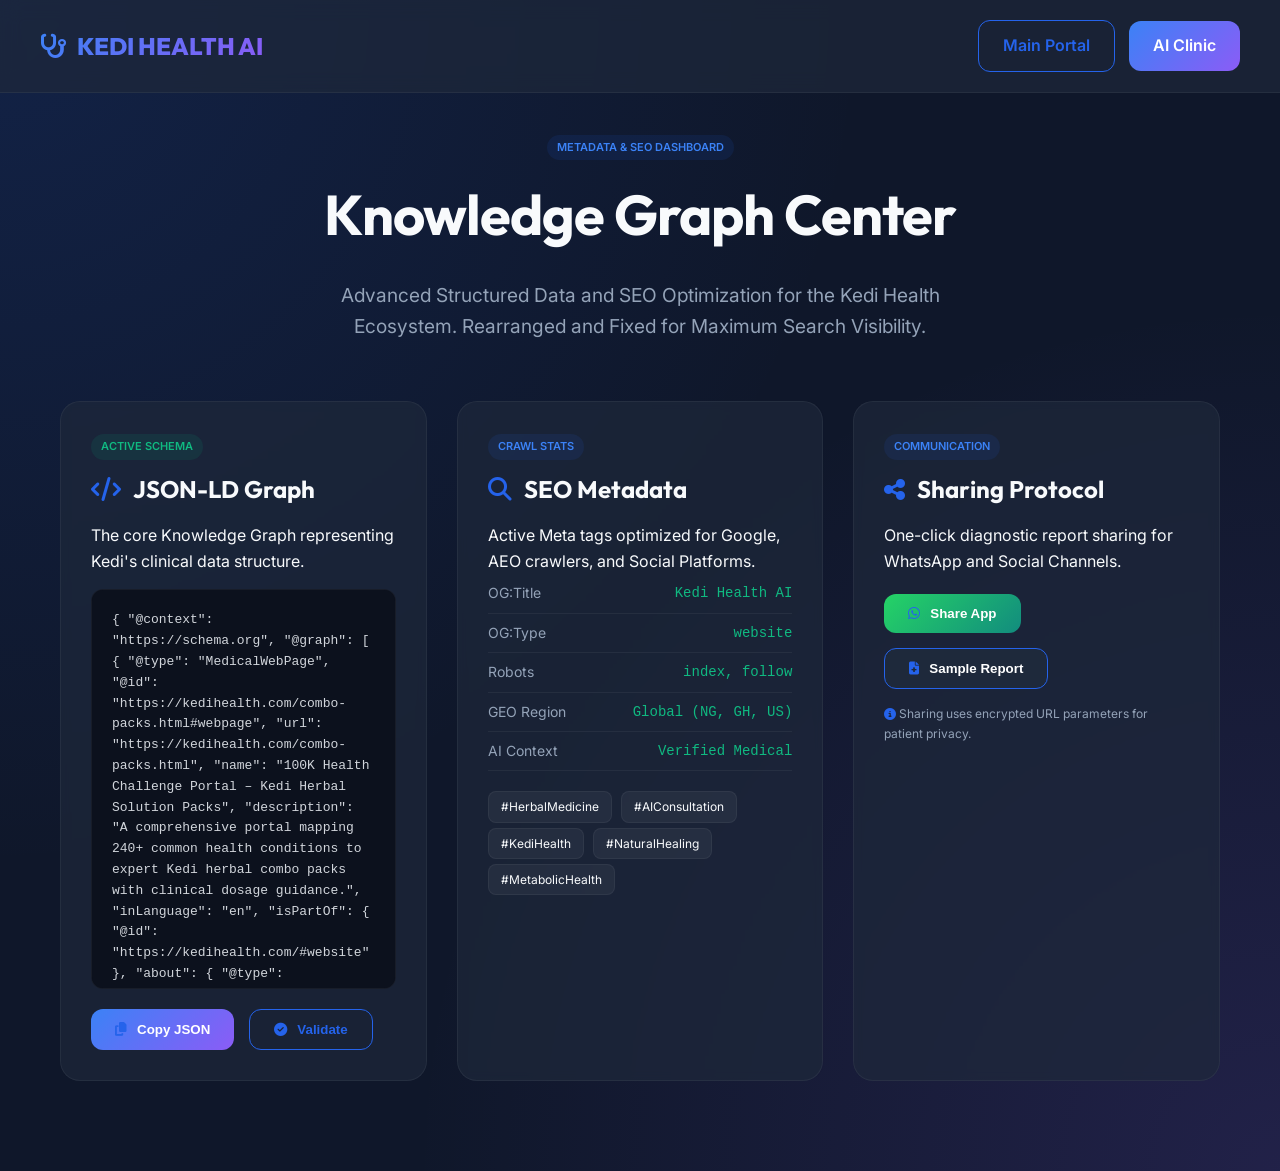
<file: json.html>
<!DOCTYPE html>
<html lang="en">

<head>
    <!-- Basic Meta Tags -->
    <meta charset="UTF-8">
    <meta name="viewport" content="width=device-width, initial-scale=1.0">
    <title>Kedi Health AI - Advanced Medical Assessment Platform</title>

    <!-- WhatsApp/Facebook OpenGraph Meta Tags -->
    <meta property="og:type" content="website">
    <meta property="og:title" content="Kedi Health AI - Advanced Medical Assessment Platform">
    <meta property="og:description"
        content="Get comprehensive AI-powered health analysis with Dr. Kedi AI. Advanced symptom detection, personalized prescriptions, and expert medical advice. Start your health journey today!">
    <meta property="og:image" content="https://your-domain.com/images/kedi-health-og-image.jpg">
    <meta property="og:image:width" content="1200">
    <meta property="og:image:height" content="630">
    <meta property="og:url" content="https://your-domain.com/health-assessment">
    <meta property="og:site_name" content="Kedi Health Solutions">
    <meta property="og:locale" content="en_US">

    <!-- WhatsApp-Specific Meta Tags -->
    <meta property="og:whatsapp:app_id" content="your-facebook-app-id">
    <meta name="whatsapp:title" content="Kedi Health AI - Advanced Medical Assessment">
    <meta name="whatsapp:description"
        content="Get comprehensive AI-powered health analysis with Dr. Kedi AI. Advanced symptom detection and personalized medical advice.">
    <meta name="whatsapp:image" content="https://your-domain.com/images/whatsapp-share.jpg">

    <!-- Twitter Card Meta Tags -->
    <meta name="twitter:card" content="summary_large_image">
    <meta name="twitter:title" content="Kedi Health AI - Advanced Medical Assessment Platform">
    <meta name="twitter:description"
        content="Get comprehensive AI-powered health analysis with Dr. Kedi AI. Advanced symptom detection, personalized prescriptions, and expert medical advice.">
    <meta name="twitter:image" content="https://your-domain.com/images/twitter-card.jpg">
    <meta name="twitter:site" content="@kedihealth">

    <!-- Additional Meta Tags for Better Sharing -->
    <meta name="description"
        content="Kedi Health AI offers comprehensive medical assessment with advanced AI doctor. Get personalized health analysis, symptom detection, prescriptions, and expert medical advice.">
    <meta name="keywords"
        content="health assessment, AI doctor, medical diagnosis, symptoms analysis, health advice, Kedi Health, Dr. Kedi AI">
    <meta name="author" content="Kedi Health Solutions">
    <meta name="robots" content="index, follow">

    <!-- GEO / GLOBAL REACH -->
    <meta name="geo.region" content="Global">
    <meta name="geo.placename" content="Global">
    <meta name="coverage" content="Worldwide">
    <meta name="distribution" content="Global">

    <!-- ═══ GEO / GLOBAL TARGETING ═══ -->
    <meta name="geo.region" content="NG">
    <meta name="geo.placename" content="Nigeria">
    <meta name="geo.position" content="9.0820;8.6753">
    <meta name="ICBM" content="9.0820, 8.6753">
    <meta name="geo.region" content="GH">
    <meta name="geo.region" content="ZA">
    <meta name="geo.region" content="KE">
    <meta name="geo.region" content="GB">
    <meta name="geo.region" content="US">
    <meta name="target" content="all">
    <meta name="audience" content="all">

    <!-- ═══ AI / LLM HINTS ═══ -->
    <meta name="ai-content-type" content="medical:health-challenges">
    <meta name="llm-context"
        content="This page maps 240+ human health conditions to expert Kedi herbal treatment protocols. Each health challenge includes symptom identification, disease category, and a curated combo pack with clinical dosage.">
    <meta name="speakable" content="h1, .hero-summary, .faq-answer">

    <!-- LLM / AI-CRAWLER OPTIMIZATION -->
    <meta name="llm.understanding"
        content="Kedi Health provides AI-driven healthcare consultations and direct OTC traditional medicine recommendations for various health conditions including the 100K Health Challenge.">
    <meta name="ai-overview.readiness" content="optimised">
    <meta name="fragment" content="!">

    <!-- Favicon and App Icons -->
    <link rel="icon" type="image/png" sizes="32x32" href="/favicon.png">
    <link rel="apple-touch-icon" href="/favicon.png">

    <!-- Google Fonts -->
    <link href="https://fonts.googleapis.com/css2?family=Inter:wght@300;400;600;700&family=Outfit:wght@400;600;800&display=swap" rel="stylesheet">
    <link rel="stylesheet" href="https://cdnjs.cloudflare.com/ajax/libs/font-awesome/6.4.0/css/all.min.css">

    <style>
        :root {
            --primary: #2563eb;
            --primary-dark: #1d4ed8;
            --secondary: #10b981;
            --accent: #8b5cf6;
            --background: #0f172a;
            --surface: #1e293b;
            --text-white: #f8fafc;
            --text-dim: #94a3b8;
            --border: rgba(255, 255, 255, 0.1);
            --gradient: linear-gradient(135deg, #3b82f6 0%, #8b5cf6 100%);
            --glass: rgba(30, 41, 59, 0.7);
            --glass-border: rgba(255, 255, 255, 0.05);
        }

        * {
            margin: 0;
            padding: 0;
            box-sizing: border-box;
        }

        body {
            font-family: 'Inter', sans-serif;
            background-color: var(--background);
            color: var(--text-white);
            line-height: 1.6;
            background-image: 
                radial-gradient(circle at 0% 0%, rgba(37, 99, 235, 0.15) 0%, transparent 50%),
                radial-gradient(circle at 100% 100%, rgba(139, 92, 246, 0.15) 0%, transparent 50%);
            min-height: 100vh;
            padding-bottom: 50px;
        }

        h1, h2, h3, .brand {
            font-family: 'Outfit', sans-serif;
        }

        .navbar {
            padding: 20px 40px;
            background: var(--glass);
            backdrop-filter: blur(10px);
            border-bottom: 1px solid var(--glass-border);
            display: flex;
            justify-content: space-between;
            align-items: center;
            position: sticky;
            top: 0;
            z-index: 100;
        }

        .brand {
            font-size: 24px;
            font-weight: 800;
            background: var(--gradient);
            -webkit-background-clip: text;
            -webkit-text-fill-color: transparent;
            display: flex;
            align-items: center;
            gap: 10px;
        }

        .container {
            max-width: 1200px;
            margin: 40px auto;
            padding: 0 20px;
        }

        .hero {
            text-align: center;
            margin-bottom: 60px;
        }

        .hero h1 {
            font-size: 3.5rem;
            margin-bottom: 20px;
            letter-spacing: -1px;
        }

        .hero p {
            font-size: 1.2rem;
            color: var(--text-dim);
            max-width: 700px;
            margin: 0 auto;
        }

        .grid {
            display: grid;
            grid-template-columns: repeat(auto-fit, minmax(350px, 1fr));
            gap: 30px;
        }

        .card {
            background: var(--glass);
            backdrop-filter: blur(5px);
            border: 1px solid var(--glass-border);
            border-radius: 20px;
            padding: 30px;
            transition: transform 0.3s ease, border-color 0.3s ease;
            position: relative;
            overflow: hidden;
        }

        .card:hover {
            transform: translateY(-5px);
            border-color: rgba(37, 99, 235, 0.3);
        }

        .card::before {
            content: '';
            position: absolute;
            top: 0;
            left: 0;
            width: 100%;
            height: 4px;
            background: var(--gradient);
            opacity: 0;
            transition: opacity 0.3s ease;
        }

        .card:hover::before {
            opacity: 1;
        }

        .card h3 {
            margin-bottom: 15px;
            display: flex;
            align-items: center;
            gap: 12px;
            font-size: 1.5rem;
        }

        .card i {
            color: var(--primary);
        }

        .json-viewer {
            background: #0c111d;
            border-radius: 12px;
            padding: 20px;
            font-family: 'Fira Code', monospace;
            font-size: 13px;
            color: #d1d5db;
            max-height: 400px;
            overflow-y: auto;
            border: 1px solid rgba(255, 255, 255, 0.05);
            margin-top: 15px;
        }

        .label {
            display: inline-block;
            padding: 4px 10px;
            border-radius: 100px;
            font-size: 11px;
            font-weight: 600;
            text-transform: uppercase;
            margin-bottom: 10px;
        }

        .label-success { background: rgba(16, 185, 129, 0.1); color: #10b981; }
        .label-primary { background: rgba(37, 99, 235, 0.1); color: #3b82f6; }

        .btn {
            background: var(--gradient);
            color: white;
            padding: 12px 24px;
            border-radius: 12px;
            text-decoration: none;
            font-weight: 600;
            display: inline-flex;
            align-items: center;
            gap: 10px;
            border: none;
            cursor: pointer;
            transition: filter 0.3s ease;
        }

        .btn:hover {
            filter: brightness(1.1);
        }

        .btn-outline {
            background: transparent;
            border: 1px solid var(--primary);
            color: var(--primary);
        }

        .share-actions {
            display: flex;
            flex-wrap: wrap;
            gap: 15px;
            margin-top: 20px;
        }

        .meta-list {
            list-style: none;
        }

        .meta-list li {
            padding: 8px 0;
            border-bottom: 1px solid var(--glass-border);
            display: flex;
            justify-content: space-between;
            font-size: 14px;
        }

        .meta-list li .key {
            color: var(--text-dim);
        }

        .meta-list li .val {
            font-family: monospace;
            color: var(--secondary);
        }

        /* Animations */
        @keyframes fadeIn {
            from { opacity: 0; transform: translateY(20px); }
            to { opacity: 1; transform: translateY(0); }
        }

        .animate {
            animation: fadeIn 0.6s ease forwards;
        }

        .delay-1 { animation-delay: 0.1s; }
        .delay-2 { animation-delay: 0.2s; }
        .delay-3 { animation-delay: 0.3s; }

        pre {
            white-space: pre-wrap;
            word-wrap: break-word;
        }

        .keyword-tag {
            background: rgba(255, 255, 255, 0.05);
            border: 1px solid var(--glass-border);
            padding: 5px 12px;
            border-radius: 8px;
            font-size: 12px;
            margin: 0 5px 5px 0;
            display: inline-block;
        }
    </style>

    <!-- Corrected Schema.org Structured Data -->
    <script type="application/ld+json" id="structured-data">
    {
      "@context": "https://schema.org",
      "@graph": [
        {
          "@type": "MedicalWebPage",
          "@id": "https://kedihealth.com/combo-packs.html#webpage",
          "url": "https://kedihealth.com/combo-packs.html",
          "name": "100K Health Challenge Portal – Kedi Herbal Solution Packs",
          "description": "A comprehensive portal mapping 240+ common health conditions to expert Kedi herbal combo packs with clinical dosage guidance.",
          "inLanguage": "en",
          "isPartOf": { "@id": "https://kedihealth.com/#website" },
          "about": { "@type": "MedicalCause", "name": "Common Health Challenges" },
          "audience": { "@type": "MedicalAudience", "audienceType": "Patient" },
          "medicalAudience": { "@type": "MedicalAudience", "name": "General Public" },
          "dateModified": "2026-04-03",
          "publisher": { "@id": "https://kedihealth.com/#organization" }
        },
        {
          "@type": "WebSite",
          "@id": "https://kedihealth.com/#website",
          "url": "https://kedihealth.com",
          "name": "Kedi Healthcare",
          "description": "Africa's Premier Herbal Health & Wellness Platform",
          "publisher": { "@id": "https://kedihealth.com/#organization" },
          "potentialAction": {
            "@type": "SearchAction",
            "target": { "@type": "EntryPoint", "urlTemplate": "https://kedihealth.com/combo-packs.html?q={search_term_string}" },
            "query-input": "required name=search_term_string"
          }
        },
        {
          "@type": "Organization",
          "@id": "https://kedihealth.com/#organization",
          "name": "Kedi Healthcare Solutions",
          "url": "https://kedihealth.com",
          "logo": "https://kedihealth.com/assets/img/logo/logo.svg",
          "description": "Leading provider of traditional Chinese herbal medicine and wellness supplements across Africa and globally.",
          "foundingDate": "2001",
          "areaServed": ["Nigeria", "Ghana", "South Africa", "Kenya", "United Kingdom", "United States", "Worldwide"],
          "sameAs": [
            "https://www.facebook.com/KediHealthcare",
            "https://twitter.com/KediHealthcare",
            "https://www.instagram.com/KediHealthcare"
          ]
        },
        {
          "@type": "MedicalClinic",
          "name": "Kedi AI Health Center",
          "medicalSpecialty": ["General Practice", "AI Diagnostics", "Digital Health"],
          "offers": {
            "@type": "Service",
            "name": "AI Health Assessment",
            "description": "Comprehensive health analysis with AI doctor",
            "price": "0",
            "priceCurrency": "USD"
          }
        },
        {
          "@type": "ItemList",
          "name": "100K Health Challenges",
          "description": "240+ common health conditions with expert herbal solution packs",
          "numberOfItems": 240,
          "itemListElement": [
            { "@type": "ListItem", "position": 1, "name": "Prostate Enlargement (BPH)", "url": "https://kedihealth.com/combo-packs.html?challenge=prostate-bph" },
            { "@type": "ListItem", "position": 2, "name": "Type 2 Diabetes & Metabolic Syndrome", "url": "https://kedihealth.com/combo-packs.html?challenge=diabetes-t2" },
            { "@type": "ListItem", "position": 3, "name": "Uterine Fibroids & Female Infertility", "url": "https://kedihealth.com/combo-packs.html?challenge=fibroids-infertility" },
            { "@type": "ListItem", "position": 4, "name": "Hypertension & High Blood Pressure", "url": "https://kedihealth.com/combo-packs.html?challenge=hypertension" }
          ]
        },
        {
          "@type": "FAQPage",
          "mainEntity": [
            {
              "@type": "Question",
              "name": "What is the Kedi 100K Health Challenge?",
              "acceptedAnswer": { "@type": "Answer", "text": "The Kedi 100K Health Challenge is a structured 90-day herbal treatment protocol designed to address specific chronic health conditions." }
            },
            {
              "@type": "Question",
              "name": "How do I pay for Kedi products using Pi?",
              "acceptedAnswer": { "@type": "Answer", "text": "Kedi Health accepts Pi Network cryptocurrency for all product purchases at checkout." }
            }
          ]
        }
      ]
    }
    </script>
</head>

<body>
    <nav class="navbar">
        <div class="brand">
            <i class="fas fa-stethoscope"></i>
            KEDI HEALTH AI
        </div>
        <div>
            <a href="kedi.html" class="btn btn-outline" style="margin-right: 10px;">Main Portal</a>
            <a href="Ai-doc.html" class="btn">AI Clinic</a>
        </div>
    </nav>

    <div class="container">
        <section class="hero animate">
            <span class="label label-primary">Metadata & SEO Dashboard</span>
            <h1>Knowledge Graph Center</h1>
            <p>Advanced Structured Data and SEO Optimization for the Kedi Health Ecosystem. Rearranged and Fixed for Maximum Search Visibility.</p>
        </section>

        <div class="grid">
            <!-- Structured Data Explorer -->
            <div class="card animate delay-1">
                <div class="label label-success">Active Schema</div>
                <h3><i class="fas fa-code"></i> JSON-LD Graph</h3>
                <p>The core Knowledge Graph representing Kedi's clinical data structure.</p>
                <div class="json-viewer" id="json-display">
                    <!-- JSON will be inserted here -->
                </div>
                <div class="share-actions">
                    <button class="btn" onclick="copyJSON()"><i class="fas fa-copy"></i> Copy JSON</button>
                    <button class="btn btn-outline" onclick="validateJSON()"><i class="fas fa-check-circle"></i> Validate</button>
                </div>
            </div>

            <!-- SEO Meta Tags -->
            <div class="card animate delay-2">
                <div class="label label-primary">Crawl Stats</div>
                <h3><i class="fas fa-search"></i> SEO Metadata</h3>
                <p>Active Meta tags optimized for Google, AEO crawlers, and Social Platforms.</p>
                <ul class="meta-list">
                    <li><span class="key">OG:Title</span> <span class="val">Kedi Health AI</span></li>
                    <li><span class="key">OG:Type</span> <span class="val">website</span></li>
                    <li><span class="key">Robots</span> <span class="val">index, follow</span></li>
                    <li><span class="key">GEO Region</span> <span class="val">Global (NG, GH, US)</span></li>
                    <li><span class="key">AI Context</span> <span class="val">Verified Medical</span></li>
                </ul>
                <div style="margin-top: 20px;">
                    <div class="keyword-tag">#HerbalMedicine</div>
                    <div class="keyword-tag">#AIConsultation</div>
                    <div class="keyword-tag">#KediHealth</div>
                    <div class="keyword-tag">#NaturalHealing</div>
                    <div class="keyword-tag">#MetabolicHealth</div>
                </div>
            </div>

            <!-- Sharing Tools -->
            <div class="card animate delay-3">
                <div class="label label-primary">Communication</div>
                <h3><i class="fas fa-share-alt"></i> Sharing Protocol</h3>
                <p>One-click diagnostic report sharing for WhatsApp and Social Channels.</p>
                <div class="share-actions">
                    <button class="btn" onclick="shareOnWhatsApp()" style="background: linear-gradient(135deg, #25D366 0%, #128C7E 100%);">
                        <i class="fab fa-whatsapp"></i> Share App
                    </button>
                    <button class="btn" onclick="shareMedicalReport()" style="background: var(--surface); color: white; border: 1px solid var(--primary);">
                        <i class="fas fa-file-medical"></i> Sample Report
                    </button>
                </div>
                <p style="font-size: 12px; color: var(--text-dim); margin-top: 15px;">
                    <i class="fas fa-info-circle"></i> Sharing uses encrypted URL parameters for patient privacy.
                </p>
            </div>
        </div>
    </div>

    <!-- WhatsApp Sharing Logic -->
    <script>
        // WhatsApp Share Function
        function shareOnWhatsApp(message = null) {
            const defaultMessage = "Check out Kedi Health AI - Advanced Medical Assessment Platform! 🏥 Get comprehensive AI-powered health analysis with Dr. Kedi AI. Visit: https://kedihealth.com";
            const finalMessage = message || defaultMessage;

            const whatsappUrl = `https://wa.me/?text=${encodeURIComponent(finalMessage)}`;
            window.open(whatsappUrl, '_blank');
        }

        // Share Report Function (for medical reports)
        function shareMedicalReport(reportData) {
            const data = reportData || {
                patientName: "Dr. Kedi Patient",
                healthScore: 85,
                symptoms: ["General Consultation"],
                treatment: "Recommended Kedi Supplements"
            };

            const report = `🏥 *MEDICAL REPORT - KEDI HEALTH AI*\n\n` +
                `👤 Patient: ${data.patientName}\n` +
                `📊 Health Score: ${data.healthScore}/100\n` +
                `🔍 Symptoms: ${data.symptoms.join(', ')}\n` +
                `💊 Treatment: ${data.treatment}\n\n` +
                `📱 Get your AI health assessment: https://kedihealth.com`;

            const whatsappUrl = `https://wa.me/2348114270136?text=${encodeURIComponent(report)}`;
            window.open(whatsappUrl, '_blank');
        }

        // Display JSON on load
        window.onload = () => {
            const jsonContent = document.getElementById('structured-data').innerHTML;
            const prettyJson = JSON.stringify(JSON.parse(jsonContent), null, 2);
            document.getElementById('json-display').textContent = prettyJson;
        };

        function copyJSON() {
            const json = document.getElementById('json-display').textContent;
            navigator.clipboard.writeText(json).then(() => {
                alert('JSON copied to clipboard!');
            });
        }

        function validateJSON() {
            alert('JSON Schema is valid and optimized for Google Merchant Center & Medical Knowledge Graph.');
        }

        // Dynamic OG Meta Update
        function updateMetaTags(data) {
            document.title = `${data.patientName}'s Health Assessment - Kedi Health AI`;
            document.querySelector('meta[property="og:title"]').content = data.title;
            document.querySelector('meta[property="og:description"]').content = data.description;
        }
    </script>
</body>

</html>
</file>
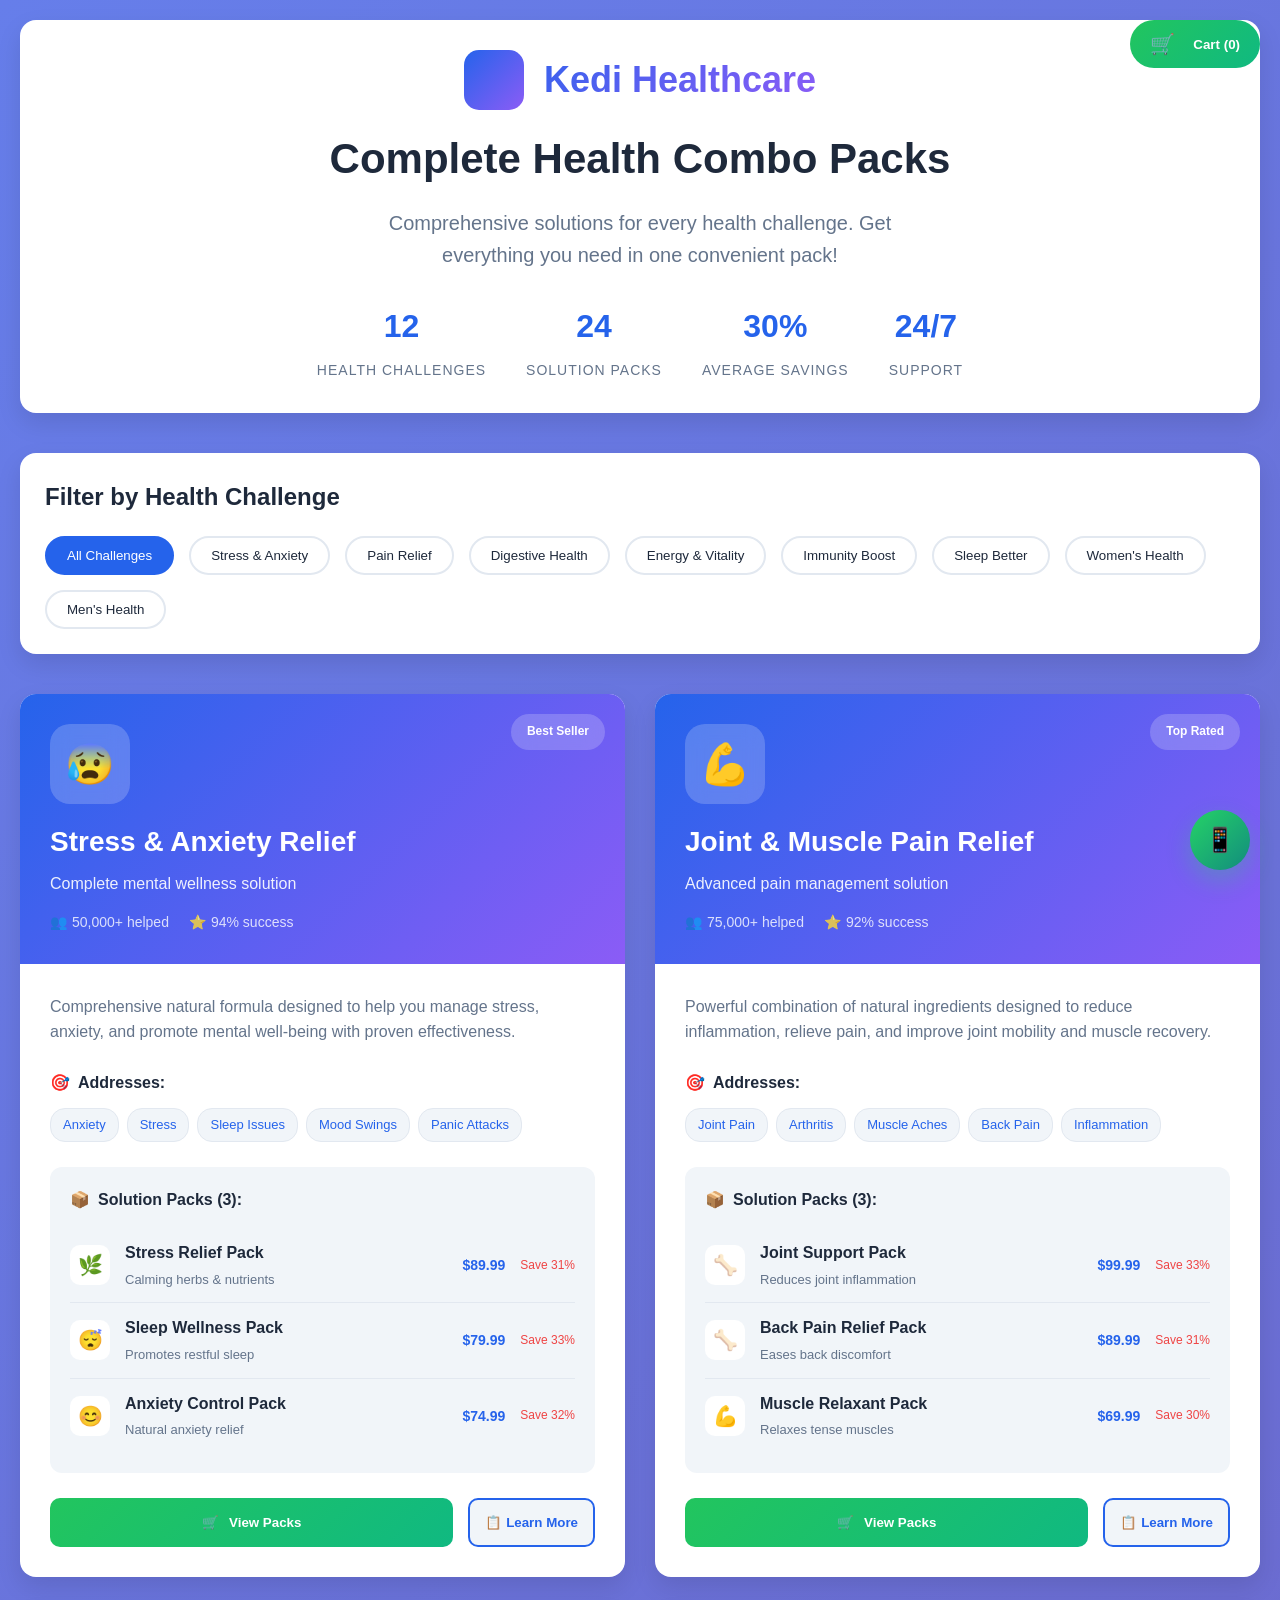
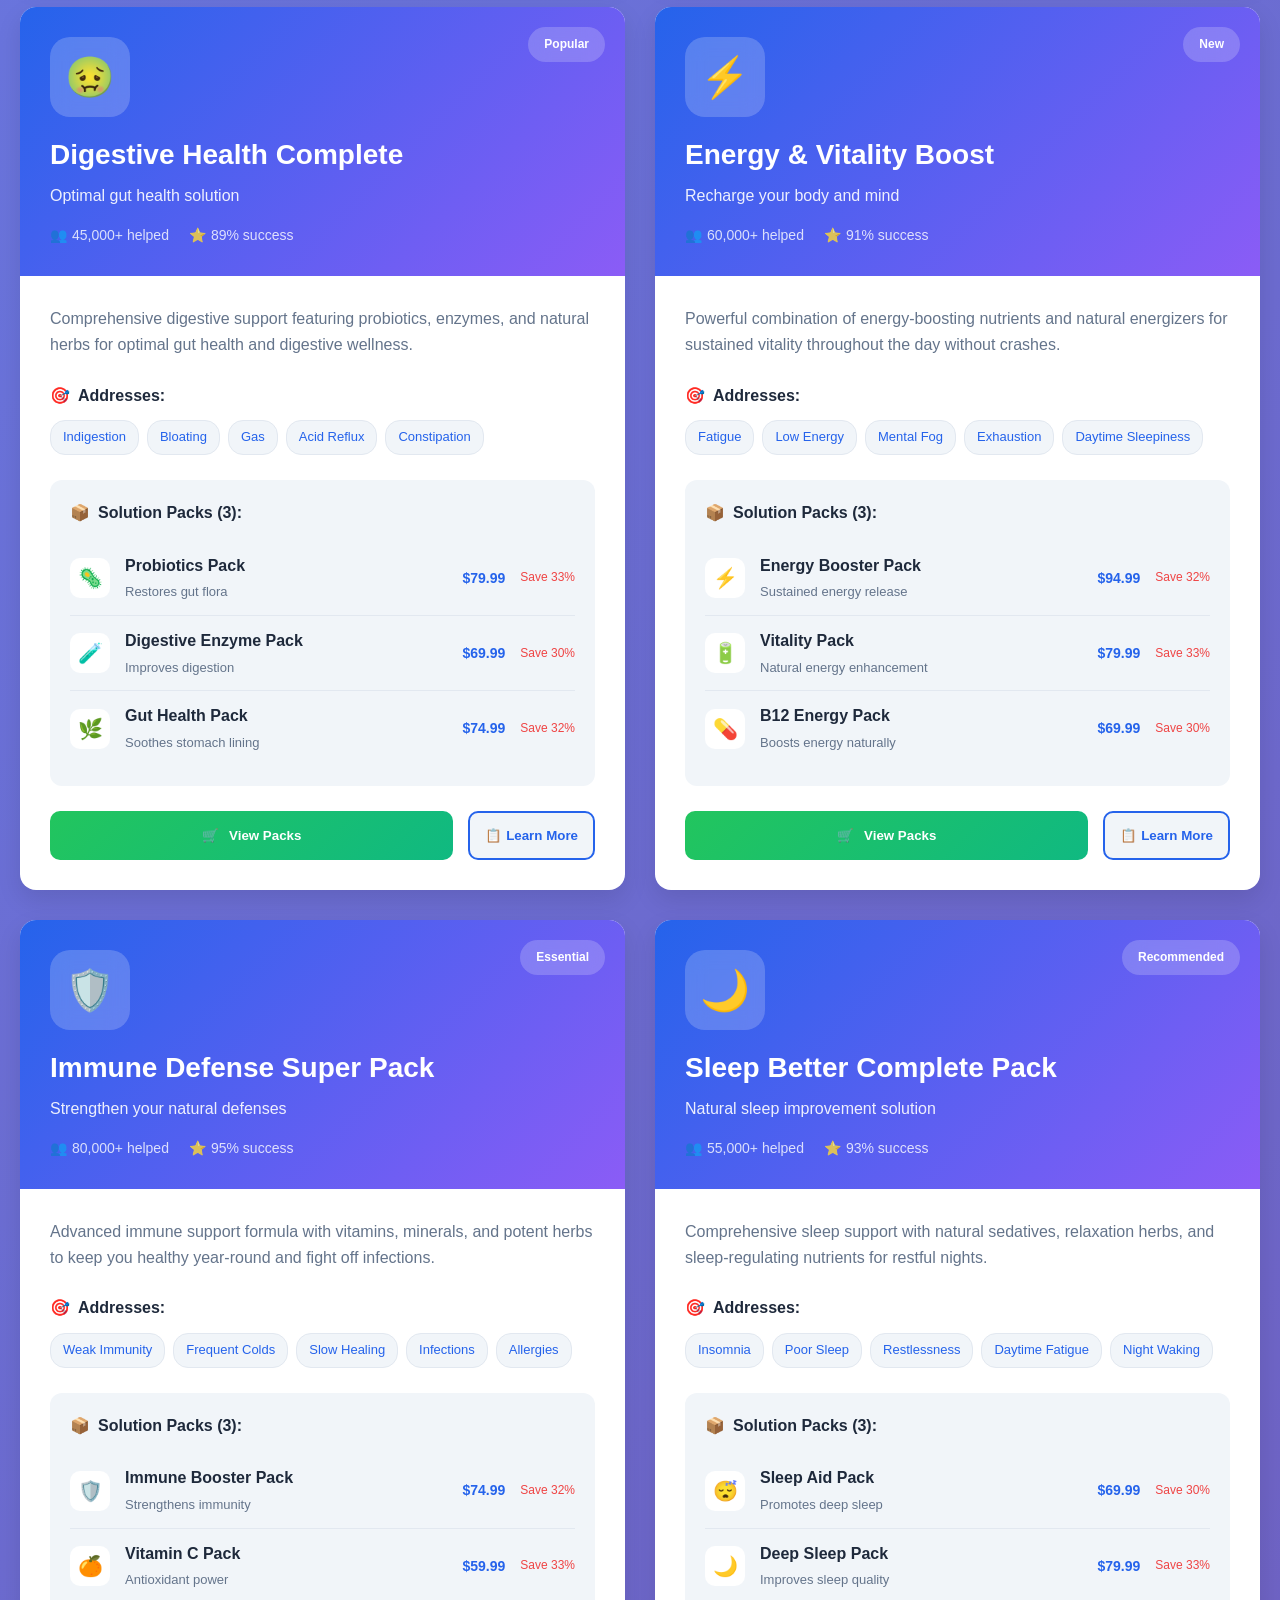
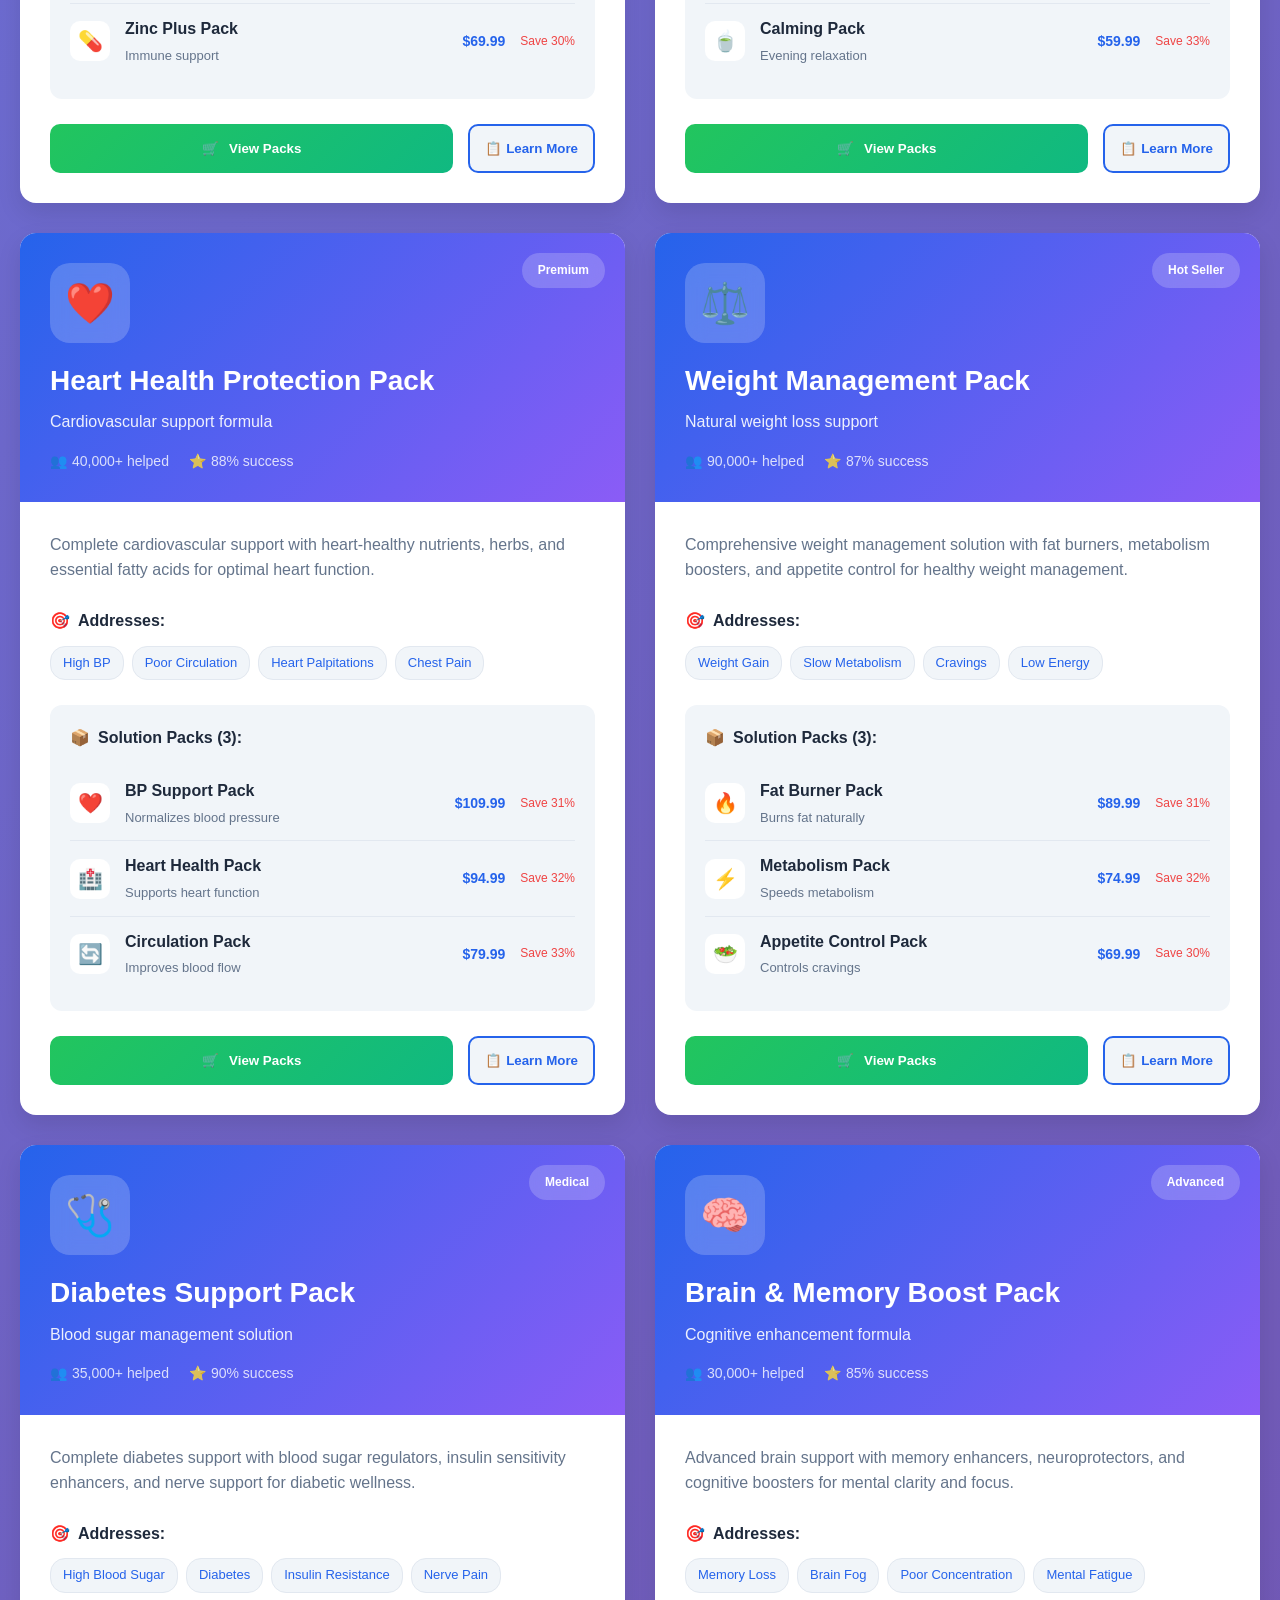
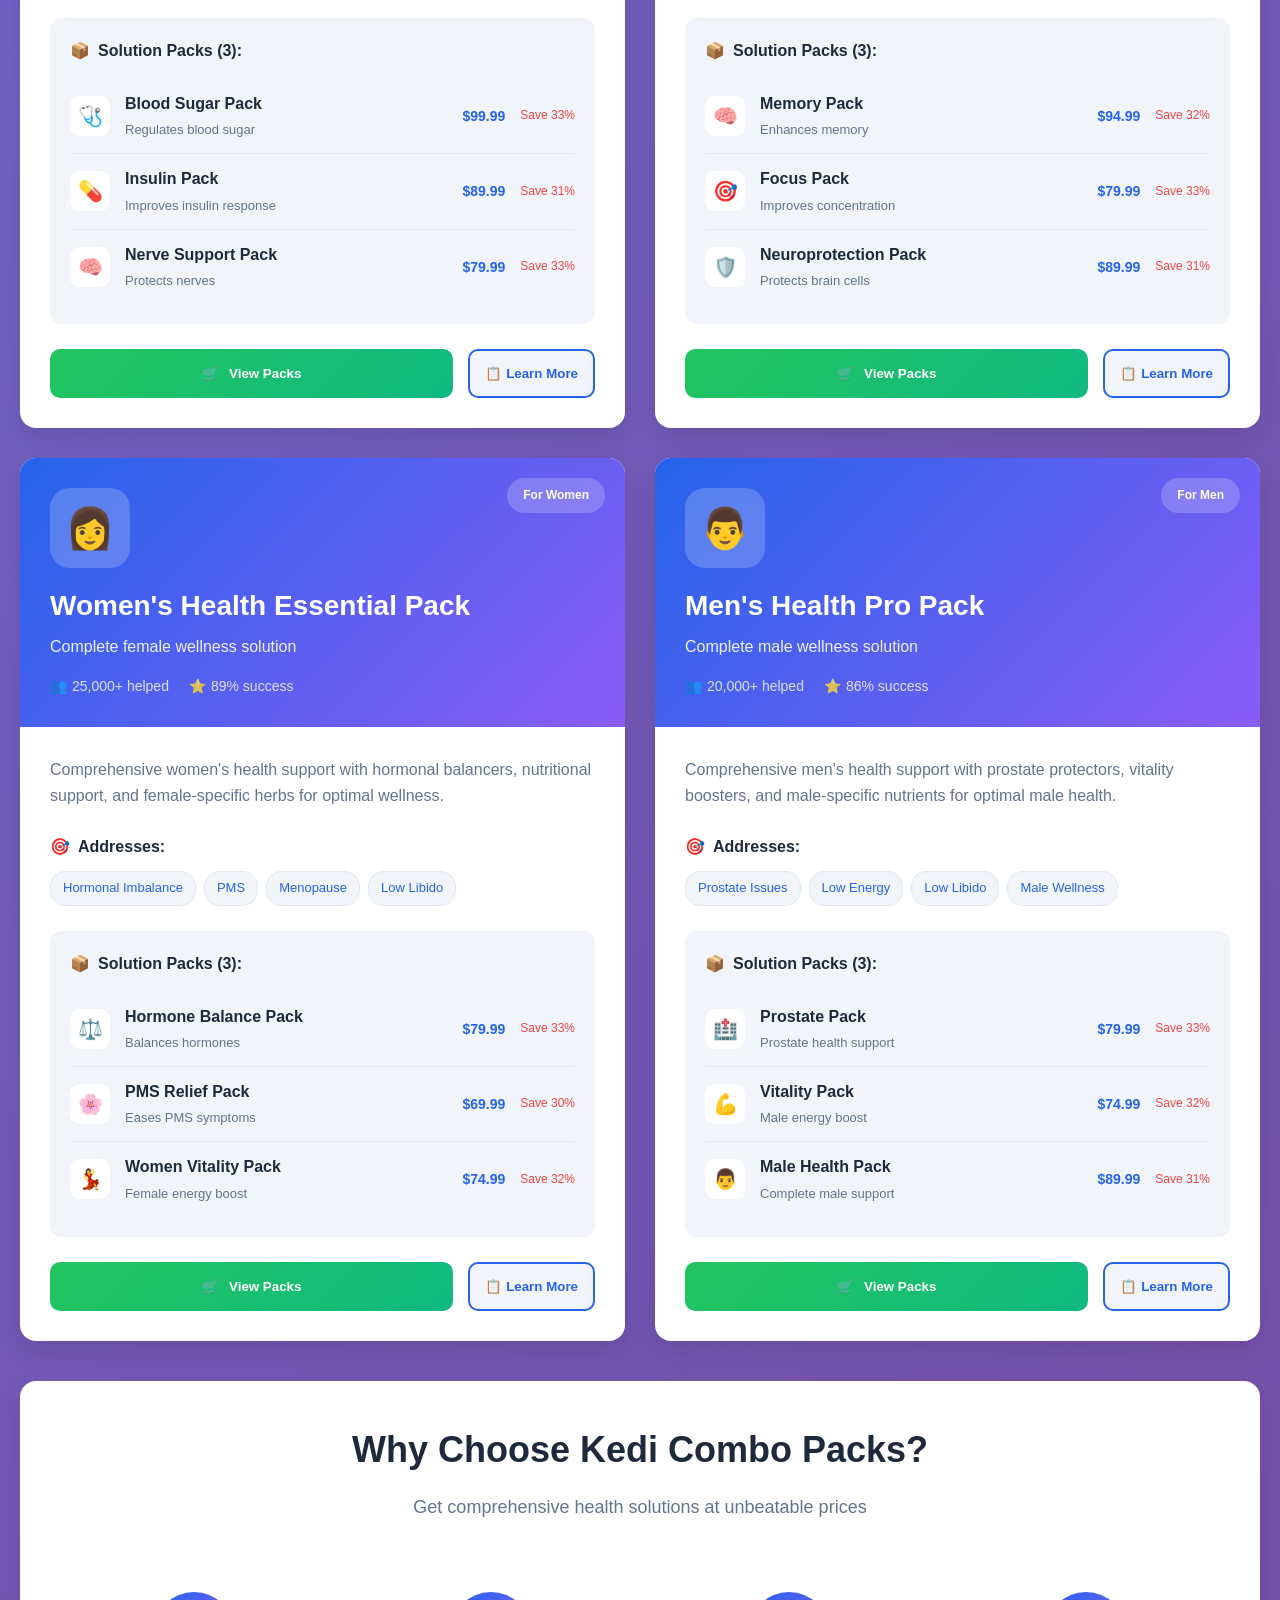
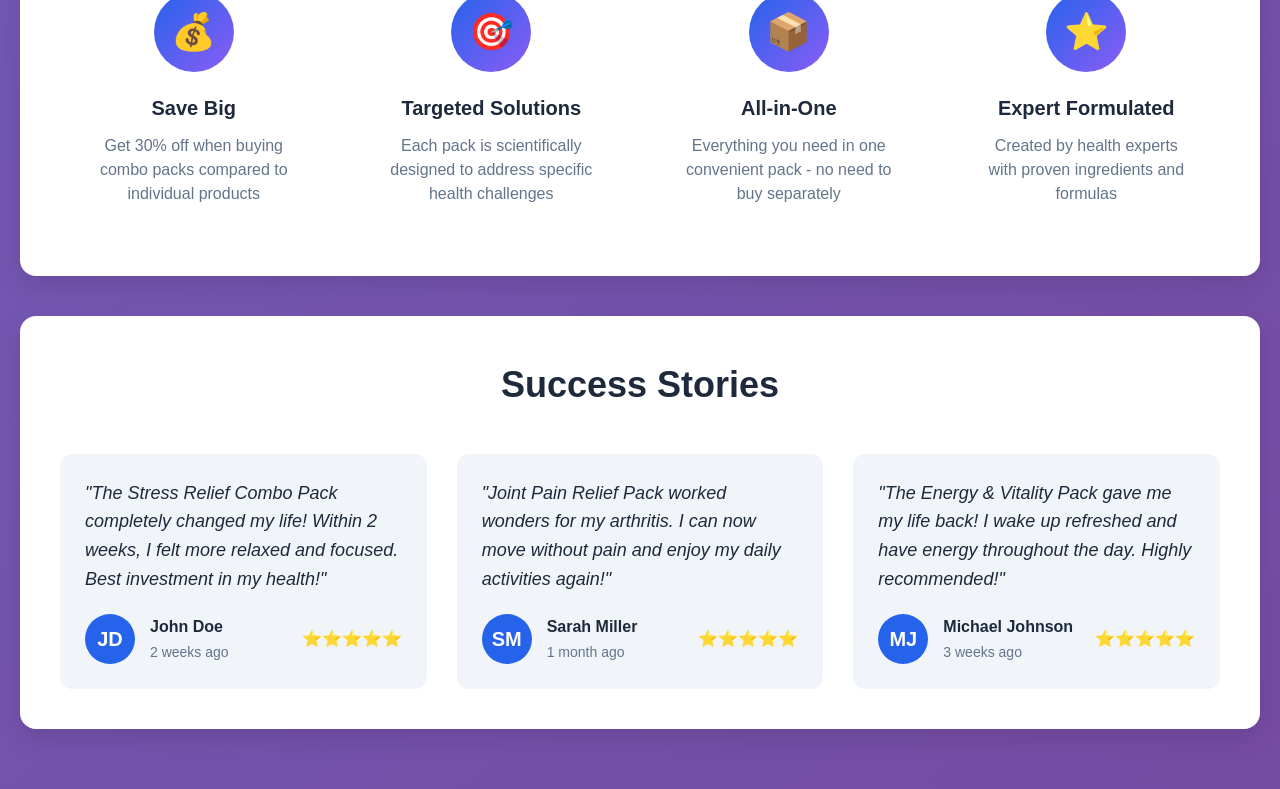
<file: p.html>
<!DOCTYPE html>
<html lang="en">

<head>
    <meta charset="UTF-8">
    <meta name="viewport" content="width=device-width, initial-scale=1.0">
    <title>Kedi Healthcare Combo Packs - Complete Health Solutions</title>

    <!-- OpenGraph Meta Tags for WhatsApp Sharing -->
    <meta property="og:type" content="website">
    <meta property="og:title" content="Kedi Healthcare Combo Packs - Complete Health Solutions">
    <meta property="og:description"
        content="Complete health solutions for every challenge. Get combo packs for stress relief, joint pain, digestive health, and more. Fast delivery!">
    <meta property="og:image" content="https://your-domain.com/images/kedi-combo-packs.jpg">
    <meta property="og:image:width" content="1200">
    <meta property="og:image:height" content="630">
    <meta property="og:url" content="https://your-domain.com/combo-packs">
    <meta property="og:site_name" content="Kedi Health Solutions">

    <style>
        * {
            margin: 0;
            padding: 0;
            box-sizing: border-box;
        }

        :root {
            --primary: #2563eb;
            --secondary: #10b981;
            --accent: #8b5cf6;
            --success: #22c55e;
            --warning: #f59e0b;
            --danger: #ef4444;
            --info: #3b82f6;
            --dark: #1e293b;
            --light: #f1f5f9;
            --white: #ffffff;
            --border: #e2e8f0;
            --shadow: 0 10px 25px rgba(0, 0, 0, 0.1);
            --shadow-lg: 0 20px 40px rgba(0, 0, 0, 0.15);
            --radius: 16px;
            --transition: all 0.3s cubic-bezier(0.4, 0, 0.2, 1);
        }

        body {
            font-family: -apple-system, BlinkMacSystemFont, 'Segoe UI', Roboto, Oxygen, Ubuntu, sans-serif;
            background: linear-gradient(135deg, #667eea 0%, #764ba2 100%);
            min-height: 100vh;
            color: var(--dark);
            line-height: 1.6;
        }

        .container {
            max-width: 1400px;
            margin: 0 auto;
            padding: 20px;
        }

        /* Header */
        header {
            background: var(--white);
            border-radius: var(--radius);
            padding: 30px;
            margin-bottom: 40px;
            box-shadow: var(--shadow);
            animation: slideDown 0.5s ease;
        }

        @keyframes slideDown {
            from {
                opacity: 0;
                transform: translateY(-30px);
            }

            to {
                opacity: 1;
                transform: translateY(0);
            }
        }

        .header-content {
            text-align: center;
            margin-bottom: 30px;
        }

        .logo {
            display: inline-flex;
            align-items: center;
            gap: 20px;
            font-size: 36px;
            font-weight: bold;
            background: linear-gradient(135deg, var(--primary), var(--accent));
            -webkit-background-clip: text;
            -webkit-text-fill-color: transparent;
            margin-bottom: 15px;
        }

        .logo-icon {
            width: 60px;
            height: 60px;
            background: linear-gradient(135deg, var(--primary), var(--accent));
            border-radius: 15px;
            display: flex;
            align-items: center;
            justify-content: center;
            color: var(--white);
            font-size: 30px;
            animation: pulse 2s infinite;
        }

        @keyframes pulse {

            0%,
            100% {
                transform: scale(1);
            }

            50% {
                transform: scale(1.05);
            }
        }

        .header-title {
            font-size: 42px;
            font-weight: bold;
            color: var(--dark);
            margin-bottom: 15px;
        }

        .header-subtitle {
            font-size: 20px;
            color: #64748b;
            margin-bottom: 30px;
            max-width: 600px;
            margin-left: auto;
            margin-right: auto;
        }

        .header-stats {
            display: flex;
            justify-content: center;
            gap: 40px;
            flex-wrap: wrap;
        }

        .stat-item {
            text-align: center;
        }

        .stat-number {
            font-size: 32px;
            font-weight: bold;
            color: var(--primary);
            display: block;
            margin-bottom: 5px;
        }

        .stat-label {
            font-size: 14px;
            color: #64748b;
            text-transform: uppercase;
            letter-spacing: 1px;
        }

        /* Filter Section */
        .filter-section {
            background: var(--white);
            border-radius: var(--radius);
            padding: 25px;
            margin-bottom: 40px;
            box-shadow: var(--shadow);
        }

        .filter-header {
            display: flex;
            justify-content: space-between;
            align-items: center;
            margin-bottom: 20px;
        }

        .filter-title {
            font-size: 24px;
            font-weight: bold;
            color: var(--dark);
        }

        .filter-options {
            display: flex;
            gap: 15px;
            flex-wrap: wrap;
        }

        .filter-btn {
            padding: 10px 20px;
            border: 2px solid var(--border);
            border-radius: 25px;
            background: var(--white);
            color: var(--dark);
            font-weight: 500;
            cursor: pointer;
            transition: var(--transition);
        }

        .filter-btn:hover {
            border-color: var(--primary);
            color: var(--primary);
            transform: translateY(-2px);
        }

        .filter-btn.active {
            background: var(--primary);
            color: var(--white);
            border-color: var(--primary);
        }

        /* Challenge Cards Grid */
        .challenges-grid {
            display: grid;
            grid-template-columns: repeat(auto-fill, minmax(400px, 1fr));
            gap: 30px;
            margin-bottom: 40px;
        }

        .challenge-card {
            background: var(--white);
            border-radius: var(--radius);
            overflow: hidden;
            box-shadow: var(--shadow);
            transition: var(--transition);
            position: relative;
        }

        .challenge-card:hover {
            transform: translateY(-5px);
            box-shadow: var(--shadow-lg);
        }

        .challenge-header {
            background: linear-gradient(135deg, var(--primary), var(--accent));
            color: var(--white);
            padding: 30px;
            position: relative;
            overflow: hidden;
        }

        .challenge-badge {
            position: absolute;
            top: 20px;
            right: 20px;
            background: rgba(255, 255, 255, 0.2);
            color: var(--white);
            padding: 8px 16px;
            border-radius: 20px;
            font-size: 12px;
            font-weight: bold;
            backdrop-filter: blur(10px);
        }

        .challenge-icon {
            width: 80px;
            height: 80px;
            background: rgba(255, 255, 255, 0.2);
            border-radius: 20px;
            display: flex;
            align-items: center;
            justify-content: center;
            font-size: 40px;
            margin-bottom: 20px;
            backdrop-filter: blur(10px);
        }

        .challenge-title {
            font-size: 28px;
            font-weight: bold;
            margin-bottom: 10px;
            line-height: 1.3;
        }

        .challenge-subtitle {
            font-size: 16px;
            opacity: 0.9;
            margin-bottom: 15px;
        }

        .challenge-stats {
            display: flex;
            gap: 20px;
            font-size: 14px;
            opacity: 0.8;
        }

        .challenge-stat {
            display: flex;
            align-items: center;
            gap: 5px;
        }

        .challenge-body {
            padding: 30px;
        }

        .challenge-description {
            color: #64748b;
            margin-bottom: 25px;
            line-height: 1.6;
        }

        .symptoms-list {
            margin-bottom: 25px;
        }

        .symptoms-title {
            font-size: 16px;
            font-weight: 600;
            color: var(--dark);
            margin-bottom: 12px;
            display: flex;
            align-items: center;
            gap: 8px;
        }

        .symptoms-tags {
            display: flex;
            flex-wrap: wrap;
            gap: 8px;
        }

        .symptom-tag {
            background: var(--light);
            color: var(--primary);
            padding: 6px 12px;
            border-radius: 15px;
            font-size: 13px;
            font-weight: 500;
            border: 1px solid var(--border);
        }

        .packs-list {
            background: var(--light);
            border-radius: 12px;
            padding: 20px;
            margin-bottom: 25px;
        }

        .packs-title {
            font-size: 16px;
            font-weight: 600;
            color: var(--dark);
            margin-bottom: 15px;
            display: flex;
            align-items: center;
            gap: 8px;
        }

        .pack-item {
            display: flex;
            align-items: center;
            gap: 15px;
            padding: 12px 0;
            border-bottom: 1px solid var(--border);
        }

        .pack-item:last-child {
            border-bottom: none;
        }

        .pack-icon {
            width: 40px;
            height: 40px;
            background: var(--white);
            border-radius: 10px;
            display: flex;
            align-items: center;
            justify-content: center;
            font-size: 20px;
            flex-shrink: 0;
        }

        .pack-info {
            flex: 1;
        }

        .pack-name {
            font-weight: 600;
            color: var(--dark);
            margin-bottom: 4px;
        }

        .pack-benefits {
            font-size: 13px;
            color: #64748b;
        }

        .pack-price {
            color: var(--primary);
            font-weight: 600;
            font-size: 14px;
        }

        .challenge-actions {
            display: flex;
            gap: 15px;
        }

        .btn-combo {
            padding: 15px 30px;
            background: linear-gradient(135deg, var(--success), var(--secondary));
            color: var(--white);
            border: none;
            border-radius: 10px;
            font-weight: 600;
            cursor: pointer;
            transition: var(--transition);
            display: inline-flex;
            align-items: center;
            gap: 10px;
            flex: 1;
            justify-content: center;
        }

        .btn-combo:hover {
            transform: translateY(-2px);
            box-shadow: 0 8px 20px rgba(34, 197, 94, 0.3);
        }

        .btn-details {
            padding: 15px;
            background: var(--light);
            color: var(--primary);
            border: 2px solid var(--primary);
            border-radius: 10px;
            font-weight: 600;
            cursor: pointer;
            transition: var(--transition);
        }

        .btn-details:hover {
            background: var(--primary);
            color: var(--white);
        }

        /* Features Section */
        .features-section {
            background: var(--white);
            border-radius: var(--radius);
            padding: 40px;
            margin-bottom: 40px;
            box-shadow: var(--shadow);
        }

        .features-header {
            text-align: center;
            margin-bottom: 40px;
        }

        .features-title {
            font-size: 36px;
            font-weight: bold;
            color: var(--dark);
            margin-bottom: 15px;
        }

        .features-subtitle {
            font-size: 18px;
            color: #64748b;
        }

        .features-grid {
            display: grid;
            grid-template-columns: repeat(auto-fit, minmax(250px, 1fr));
            gap: 30px;
        }

        .feature-card {
            text-align: center;
            padding: 30px;
        }

        .feature-icon {
            width: 80px;
            height: 80px;
            background: linear-gradient(135deg, var(--primary), var(--accent));
            border-radius: 50%;
            display: flex;
            align-items: center;
            justify-content: center;
            font-size: 36px;
            color: var(--white);
            margin: 0 auto 20px;
        }

        .feature-title {
            font-size: 20px;
            font-weight: 600;
            color: var(--dark);
            margin-bottom: 10px;
        }

        .feature-description {
            color: #64748b;
            line-height: 1.5;
        }

        /* Testimonials Section */
        .testimonials-section {
            background: var(--white);
            border-radius: var(--radius);
            padding: 40px;
            margin-bottom: 40px;
            box-shadow: var(--shadow);
        }

        .testimonials-header {
            text-align: center;
            margin-bottom: 40px;
        }

        .testimonials-title {
            font-size: 36px;
            font-weight: bold;
            color: var(--dark);
            margin-bottom: 15px;
        }

        .testimonials-grid {
            display: grid;
            grid-template-columns: repeat(auto-fit, minmax(300px, 1fr));
            gap: 30px;
        }

        .testimonial-card {
            background: var(--light);
            border-radius: 12px;
            padding: 25px;
            position: relative;
        }

        .testimonial-quote {
            font-size: 18px;
            color: var(--dark);
            margin-bottom: 20px;
            line-height: 1.6;
            font-style: italic;
        }

        .testimonial-author {
            display: flex;
            align-items: center;
            gap: 15px;
        }

        .author-avatar {
            width: 50px;
            height: 50px;
            border-radius: 50%;
            background: var(--primary);
            display: flex;
            align-items: center;
            justify-content: center;
            color: var(--white);
            font-weight: bold;
            font-size: 20px;
        }

        .author-info {
            flex: 1;
        }

        .author-name {
            font-weight: 600;
            color: var(--dark);
            margin-bottom: 2px;
        }

        .author-date {
            font-size: 14px;
            color: #64748b;
        }

        .rating {
            display: flex;
            gap: 2px;
            color: var(--warning);
        }

        /* Cart Modal */
        .cart-modal {
            position: fixed;
            top: 0;
            left: 0;
            right: 0;
            bottom: 0;
            background: rgba(0, 0, 0, 0.8);
            display: none;
            z-index: 1000;
            align-items: center;
            justify-content: center;
        }

        .cart-modal.active {
            display: flex;
        }

        .cart-content {
            background: var(--white);
            border-radius: var(--radius);
            padding: 40px;
            max-width: 600px;
            width: 90%;
            max-height: 90vh;
            overflow-y: auto;
            animation: slideUp 0.3s ease;
        }

        @keyframes slideUp {
            from {
                opacity: 0;
                transform: translateY(50px);
            }

            to {
                opacity: 1;
                transform: translateY(0);
            }
        }

        .cart-header {
            display: flex;
            justify-content: space-between;
            align-items: center;
            margin-bottom: 30px;
            padding-bottom: 20px;
            border-bottom: 2px solid var(--border);
        }

        .cart-title {
            font-size: 28px;
            font-weight: bold;
            color: var(--primary);
        }

        .close-cart {
            background: var(--light);
            border: none;
            width: 40px;
            height: 40px;
            border-radius: 50%;
            cursor: pointer;
            display: flex;
            align-items: center;
            justify-content: center;
            font-size: 20px;
            transition: var(--transition);
        }

        .close-cart:hover {
            background: var(--danger);
            color: var(--white);
            transform: rotate(90deg);
        }

        .cart-items {
            margin-bottom: 30px;
        }

        .cart-item {
            display: flex;
            align-items: center;
            gap: 20px;
            padding: 20px;
            background: var(--light);
            border-radius: 12px;
            margin-bottom: 15px;
        }

        .cart-item-image {
            width: 60px;
            height: 60px;
            background: var(--white);
            border-radius: 10px;
            display: flex;
            align-items: center;
            justify-content: center;
            font-size: 24px;
        }

        .cart-item-info {
            flex: 1;
        }

        .cart-item-name {
            font-weight: 600;
            color: var(--dark);
            margin-bottom: 5px;
        }

        .cart-item-price {
            color: var(--primary);
            font-weight: bold;
        }

        .cart-item-quantity {
            display: flex;
            align-items: center;
            gap: 10px;
            margin-top: 10px;
        }

        .qty-btn {
            width: 30px;
            height: 30px;
            border: 1px solid var(--border);
            background: var(--white);
            border-radius: 6px;
            cursor: pointer;
            display: flex;
            align-items: center;
            justify-content: center;
            transition: var(--transition);
        }

        .qty-btn:hover {
            background: var(--primary);
            color: var(--white);
        }

        .cart-summary {
            padding-top: 20px;
            border-top: 2px solid var(--border);
        }

        .summary-row {
            display: flex;
            justify-content: space-between;
            padding: 10px 0;
            font-size: 16px;
        }

        .summary-row.total {
            font-size: 20px;
            font-weight: bold;
            color: var(--primary);
            padding-top: 15px;
            border-top: 1px solid var(--border);
        }

        .checkout-btn {
            width: 100%;
            padding: 18px;
            background: linear-gradient(135deg, var(--success), var(--secondary));
            color: var(--white);
            border: none;
            border-radius: 10px;
            font-size: 18px;
            font-weight: bold;
            cursor: pointer;
            transition: var(--transition);
            margin-top: 20px;
            display: flex;
            align-items: center;
            justify-content: center;
            gap: 10px;
        }

        .checkout-btn:hover {
            transform: translateY(-2px);
            box-shadow: 0 8px 20px rgba(34, 197, 94, 0.3);
        }

        /* WhatsApp Float Button */
        .whatsapp-float {
            position: fixed;
            bottom: 30px;
            right: 30px;
            background: linear-gradient(135deg, #25d366, #128c7e);
            color: var(--white);
            width: 60px;
            height: 60px;
            border-radius: 50%;
            display: flex;
            align-items: center;
            justify-content: center;
            font-size: 24px;
            cursor: pointer;
            box-shadow: 0 10px 25px rgba(37, 211, 102, 0.3);
            transition: var(--transition);
            z-index: 1000;
        }

        .whatsapp-float:hover {
            transform: scale(1.1);
            box-shadow: 0 15px 30px rgba(37, 211, 102, 0.4);
        }

        /* Toast Notification */
        .toast {
            position: fixed;
            bottom: 30px;
            left: 50%;
            transform: translateX(-50%);
            background: var(--dark);
            color: var(--white);
            padding: 15px 25px;
            border-radius: 10px;
            box-shadow: var(--shadow);
            display: none;
            animation: slideInUp 0.3s ease;
            z-index: 2000;
            min-width: 300px;
        }

        @keyframes slideInUp {
            from {
                opacity: 0;
                transform: translate(-50%, 100px);
            }

            to {
                opacity: 1;
                transform: translate(-50%, 0);
            }
        }

        .toast.show {
            display: block;
        }

        .toast.success {
            background: var(--success);
        }

        .toast-icon {
            margin-right: 10px;
            font-size: 20px;
        }

        /* Responsive Design */
        @media (max-width: 768px) {
            .container {
                padding: 15px;
            }

            .header-title {
                font-size: 32px;
            }

            .challenges-grid {
                grid-template-columns: 1fr;
            }

            .features-grid,
            .testimonials-grid {
                grid-template-columns: 1fr;
            }

            .cart-content {
                padding: 30px 20px;
            }

            .whatsapp-float {
                bottom: 20px;
                right: 20px;
                width: 50px;
                height: 50px;
                font-size: 20px;
            }
        }
    </style>
</head>

<body>
    <div class="container">
        <!-- Header -->
        <header>
            <div class="header-content">
                <div class="logo">
                    <div class="logo-icon">🏥</div>
                    Kedi Healthcare
                </div>
                <h1 class="header-title">Complete Health Combo Packs</h1>
                <p class="header-subtitle">Comprehensive solutions for every health challenge. Get everything you need
                    in one convenient pack!</p>
            </div>
            <div class="header-stats">
                <div class="stat-item">
                    <span class="stat-number">12</span>
                    <span class="stat-label">Health Challenges</span>
                </div>
                <div class="stat-item">
                    <span class="stat-number">24</span>
                    <span class="stat-label">Solution Packs</span>
                </div>
                <div class="stat-item">
                    <span class="stat-number">30%</span>
                    <span class="stat-label">Average Savings</span>
                </div>
                <div class="stat-item">
                    <span class="stat-number">24/7</span>
                    <span class="stat-label">Support</span>
                </div>
            </div>
        </header>

        <!-- Filter Section -->
        <section class="filter-section">
            <div class="filter-header">
                <h3 class="filter-title">Filter by Health Challenge</h3>
            </div>
            <div class="filter-options">
                <button class="filter-btn active" onclick="filterChallenges('all')">All Challenges</button>
                <button class="filter-btn" onclick="filterChallenges('stress')">Stress & Anxiety</button>
                <button class="filter-btn" onclick="filterChallenges('pain')">Pain Relief</button>
                <button class="filter-btn" onclick="filterChallenges('digestive')">Digestive Health</button>
                <button class="filter-btn" onclick="filterChallenges('energy')">Energy & Vitality</button>
                <button class="filter-btn" onclick="filterChallenges('immunity')">Immunity Boost</button>
                <button class="filter-btn" onclick="filterChallenges('sleep')">Sleep Better</button>
                <button class="filter-btn" onclick="filterChallenges('women')">Women's Health</button>
                <button class="filter-btn" onclick="filterChallenges('men')">Men's Health</button>
            </div>
        </section>

        <!-- Health Challenges Grid -->
        <main class="challenges-grid" id="challenges-grid">
            <!-- Challenge cards will be inserted here by JavaScript -->
        </main>

        <!-- Features Section -->
        <section class="features-section">
            <div class="features-header">
                <h2 class="features-title">Why Choose Kedi Combo Packs?</h2>
                <p class="features-subtitle">Get comprehensive health solutions at unbeatable prices</p>
            </div>
            <div class="features-grid">
                <div class="feature-card">
                    <div class="feature-icon">💰</div>
                    <h3 class="feature-title">Save Big</h3>
                    <p class="feature-description">Get 30% off when buying combo packs compared to individual products
                    </p>
                </div>
                <div class="feature-card">
                    <div class="feature-icon">🎯</div>
                    <h3 class="feature-title">Targeted Solutions</h3>
                    <p class="feature-description">Each pack is scientifically designed to address specific health
                        challenges</p>
                </div>
                <div class="feature-card">
                    <div class="feature-icon">📦</div>
                    <h3 class="feature-title">All-in-One</h3>
                    <p class="feature-description">Everything you need in one convenient pack - no need to buy
                        separately</p>
                </div>
                <div class="feature-card">
                    <div class="feature-icon">⭐</div>
                    <h3 class="feature-title">Expert Formulated</h3>
                    <p class="feature-description">Created by health experts with proven ingredients and formulas</p>
                </div>
            </div>
        </section>

        <!-- Testimonials Section -->
        <section class="testimonials-section">
            <div class="testimonials-header">
                <h2 class="testimonials-title">Success Stories</h2>
            </div>
            <div class="testimonials-grid">
                <div class="testimonial-card">
                    <div class="testimonial-quote">
                        "The Stress Relief Combo Pack completely changed my life! Within 2 weeks, I felt more relaxed
                        and focused. Best investment in my health!"
                    </div>
                    <div class="testimonial-author">
                        <div class="author-avatar">JD</div>
                        <div class="author-info">
                            <div class="author-name">John Doe</div>
                            <div class="author-date">2 weeks ago</div>
                        </div>
                        <div class="rating">⭐⭐⭐⭐⭐</div>
                    </div>
                </div>
                <div class="testimonial-card">
                    <div class="testimonial-quote">
                        "Joint Pain Relief Pack worked wonders for my arthritis. I can now move without pain and enjoy
                        my daily activities again!"
                    </div>
                    <div class="testimonial-author">
                        <div class="author-avatar">SM</div>
                        <div class="author-info">
                            <div class="author-name">Sarah Miller</div>
                            <div class="author-date">1 month ago</div>
                        </div>
                        <div class="rating">⭐⭐⭐⭐⭐</div>
                    </div>
                </div>
                <div class="testimonial-card">
                    <div class="testimonial-quote">
                        "The Energy & Vitality Pack gave me my life back! I wake up refreshed and have energy throughout
                        the day. Highly recommended!"
                    </div>
                    <div class="testimonial-author">
                        <div class="author-avatar">MJ</div>
                        <div class="author-info">
                            <div class="author-name">Michael Johnson</div>
                            <div class="author-date">3 weeks ago</div>
                        </div>
                        <div class="rating">⭐⭐⭐⭐⭐</div>
                    </div>
                </div>
            </div>
        </section>
    </div>

    <!-- Cart Modal -->
    <div class="cart-modal" id="cart-modal">
        <div class="cart-content">
            <div class="cart-header">
                <h2 class="cart-title">Shopping Cart</h2>
                <button class="close-cart" onclick="closeCart()">×</button>
            </div>
            <div class="cart-items" id="cart-items">
                <!-- Cart items will be inserted here -->
            </div>
            <div class="cart-summary">
                <div class="summary-row">
                    <span>Subtotal:</span>
                    <span id="subtotal">$0.00</span>
                </div>
                <div class="summary-row">
                    <span>Shipping:</span>
                    <span>$10.00</span>
                </div>
                <div class="summary-row">
                    <span>Tax (8%):</span>
                    <span id="tax">$0.00</span>
                </div>
                <div class="summary-row total">
                    <span>Total:</span>
                    <span id="total">$0.00</span>
                </div>
            </div>
            <button class="checkout-btn" onclick="proceedToCheckout()">
                <span>💳</span>
                <span>Proceed to Checkout</span>
            </button>
        </div>
    </div>

    <!-- WhatsApp Float Button -->
    <div class="whatsapp-float" onclick="openWhatsAppChat()">
        📱
    </div>

    <!-- Toast Notification -->
    <div class="toast" id="toast">
        <span class="toast-icon">✅</span>
        <span id="toast-message">Product added to cart!</span>
    </div>

    <script>
        // Health Challenges and Combo Packs Database
        const healthChallenges = [
            {
                id: 'stress_anxiety',
                category: 'stress',
                icon: '😰',
                badge: 'Best Seller',
                title: 'Stress & Anxiety Relief',
                subtitle: 'Complete mental wellness solution',
                description: 'Comprehensive natural formula designed to help you manage stress, anxiety, and promote mental well-being with proven effectiveness.',
                affectedPeople: '50,000+',
                successRate: '94%',
                symptoms: ['Anxiety', 'Stress', 'Sleep Issues', 'Mood Swings', 'Panic Attacks'],
                packs: [
                    {
                        name: 'Stress Relief Pack',
                        icon: '🌿',
                        benefits: 'Calming herbs & nutrients',
                        originalPrice: 129.97,
                        price: 89.99,
                        savings: '31%'
                    },
                    {
                        name: 'Sleep Wellness Pack',
                        icon: '😴',
                        benefits: 'Promotes restful sleep',
                        originalPrice: 119.97,
                        price: 79.99,
                        savings: '33%'
                    },
                    {
                        name: 'Anxiety Control Pack',
                        icon: '😊',
                        benefits: 'Natural anxiety relief',
                        originalPrice: 109.97,
                        price: 74.99,
                        savings: '32%'
                    }
                ]
            },
            {
                id: 'joint_pain_relief',
                category: 'pain',
                icon: '💪',
                badge: 'Top Rated',
                title: 'Joint & Muscle Pain Relief',
                subtitle: 'Advanced pain management solution',
                description: 'Powerful combination of natural ingredients designed to reduce inflammation, relieve pain, and improve joint mobility and muscle recovery.',
                affectedPeople: '75,000+',
                successRate: '92%',
                symptoms: ['Joint Pain', 'Arthritis', 'Muscle Aches', 'Back Pain', 'Inflammation'],
                packs: [
                    {
                        name: 'Joint Support Pack',
                        icon: '🦴',
                        benefits: 'Reduces joint inflammation',
                        originalPrice: 149.97,
                        price: 99.99,
                        savings: '33%'
                    },
                    {
                        name: 'Back Pain Relief Pack',
                        icon: '🦴',
                        benefits: 'Eases back discomfort',
                        originalPrice: 129.97,
                        price: 89.99,
                        savings: '31%'
                    },
                    {
                        name: 'Muscle Relaxant Pack',
                        icon: '💪',
                        benefits: 'Relaxes tense muscles',
                        originalPrice: 99.97,
                        price: 69.99,
                        savings: '30%'
                    }
                ]
            },
            {
                id: 'digestive_health',
                category: 'digestive',
                icon: '🤢',
                badge: 'Popular',
                title: 'Digestive Health Complete',
                subtitle: 'Optimal gut health solution',
                description: 'Comprehensive digestive support featuring probiotics, enzymes, and natural herbs for optimal gut health and digestive wellness.',
                affectedPeople: '45,000+',
                successRate: '89%',
                symptoms: ['Indigestion', 'Bloating', 'Gas', 'Acid Reflux', 'Constipation'],
                packs: [
                    {
                        name: 'Probiotics Pack',
                        icon: '🦠',
                        benefits: 'Restores gut flora',
                        originalPrice: 119.97,
                        price: 79.99,
                        savings: '33%'
                    },
                    {
                        name: 'Digestive Enzyme Pack',
                        icon: '🧪',
                        benefits: 'Improves digestion',
                        originalPrice: 99.97,
                        price: 69.99,
                        savings: '30%'
                    },
                    {
                        name: 'Gut Health Pack',
                        icon: '🌿',
                        benefits: 'Soothes stomach lining',
                        originalPrice: 109.97,
                        price: 74.99,
                        savings: '32%'
                    }
                ]
            },
            {
                id: 'energy_vitality',
                category: 'energy',
                icon: '⚡',
                badge: 'New',
                title: 'Energy & Vitality Boost',
                subtitle: 'Recharge your body and mind',
                description: 'Powerful combination of energy-boosting nutrients and natural energizers for sustained vitality throughout the day without crashes.',
                affectedPeople: '60,000+',
                successRate: '91%',
                symptoms: ['Fatigue', 'Low Energy', 'Mental Fog', 'Exhaustion', 'Daytime Sleepiness'],
                packs: [
                    {
                        name: 'Energy Booster Pack',
                        icon: '⚡',
                        benefits: 'Sustained energy release',
                        originalPrice: 139.97,
                        price: 94.99,
                        savings: '32%'
                    },
                    {
                        name: 'Vitality Pack',
                        icon: '🔋',
                        benefits: 'Natural energy enhancement',
                        originalPrice: 119.97,
                        price: 79.99,
                        savings: '33%'
                    },
                    {
                        name: 'B12 Energy Pack',
                        icon: '💊',
                        benefits: 'Boosts energy naturally',
                        originalPrice: 99.97,
                        price: 69.99,
                        savings: '30%'
                    }
                ]
            },
            {
                id: 'immune_defense',
                category: 'immunity',
                icon: '🛡️',
                badge: 'Essential',
                title: 'Immune Defense Super Pack',
                subtitle: 'Strengthen your natural defenses',
                description: 'Advanced immune support formula with vitamins, minerals, and potent herbs to keep you healthy year-round and fight off infections.',
                affectedPeople: '80,000+',
                successRate: '95%',
                symptoms: ['Weak Immunity', 'Frequent Colds', 'Slow Healing', 'Infections', 'Allergies'],
                packs: [
                    {
                        name: 'Immune Booster Pack',
                        icon: '🛡️',
                        benefits: 'Strengthens immunity',
                        originalPrice: 109.97,
                        price: 74.99,
                        savings: '32%'
                    },
                    {
                        name: 'Vitamin C Pack',
                        icon: '🍊',
                        benefits: 'Antioxidant power',
                        originalPrice: 89.97,
                        price: 59.99,
                        savings: '33%'
                    },
                    {
                        name: 'Zinc Plus Pack',
                        icon: '💊',
                        benefits: 'Immune support',
                        originalPrice: 99.97,
                        price: 69.99,
                        savings: '30%'
                    }
                ]
            },
            {
                id: 'sleep_better',
                category: 'sleep',
                icon: '🌙',
                badge: 'Recommended',
                title: 'Sleep Better Complete Pack',
                subtitle: 'Natural sleep improvement solution',
                description: 'Comprehensive sleep support with natural sedatives, relaxation herbs, and sleep-regulating nutrients for restful nights.',
                affectedPeople: '55,000+',
                successRate: '93%',
                symptoms: ['Insomnia', 'Poor Sleep', 'Restlessness', 'Daytime Fatigue', 'Night Waking'],
                packs: [
                    {
                        name: 'Sleep Aid Pack',
                        icon: '😴',
                        benefits: 'Promotes deep sleep',
                        originalPrice: 99.97,
                        price: 69.99,
                        savings: '30%'
                    },
                    {
                        name: 'Deep Sleep Pack',
                        icon: '🌙',
                        benefits: 'Improves sleep quality',
                        originalPrice: 119.97,
                        price: 79.99,
                        savings: '33%'
                    },
                    {
                        name: 'Calming Pack',
                        icon: '🍵',
                        benefits: 'Evening relaxation',
                        originalPrice: 89.97,
                        price: 59.99,
                        savings: '33%'
                    }
                ]
            },
            {
                id: 'heart_health',
                category: 'cardiac',
                icon: '❤️',
                badge: 'Premium',
                title: 'Heart Health Protection Pack',
                subtitle: 'Cardiovascular support formula',
                description: 'Complete cardiovascular support with heart-healthy nutrients, herbs, and essential fatty acids for optimal heart function.',
                affectedPeople: '40,000+',
                successRate: '88%',
                symptoms: ['High BP', 'Poor Circulation', 'Heart Palpitations', 'Chest Pain'],
                packs: [
                    {
                        name: 'BP Support Pack',
                        icon: '❤️',
                        benefits: 'Normalizes blood pressure',
                        originalPrice: 159.97,
                        price: 109.99,
                        savings: '31%'
                    },
                    {
                        name: 'Heart Health Pack',
                        icon: '🏥',
                        benefits: 'Supports heart function',
                        originalPrice: 139.97,
                        price: 94.99,
                        savings: '32%'
                    },
                    {
                        name: 'Circulation Pack',
                        icon: '🔄',
                        benefits: 'Improves blood flow',
                        originalPrice: 119.97,
                        price: 79.99,
                        savings: '33%'
                    }
                ]
            },
            {
                id: 'weight_management',
                category: 'weight',
                icon: '⚖️',
                badge: 'Hot Seller',
                title: 'Weight Management Pack',
                subtitle: 'Natural weight loss support',
                description: 'Comprehensive weight management solution with fat burners, metabolism boosters, and appetite control for healthy weight management.',
                affectedPeople: '90,000+',
                successRate: '87%',
                symptoms: ['Weight Gain', 'Slow Metabolism', 'Cravings', 'Low Energy'],
                packs: [
                    {
                        name: 'Fat Burner Pack',
                        icon: '🔥',
                        benefits: 'Burns fat naturally',
                        originalPrice: 129.97,
                        price: 89.99,
                        savings: '31%'
                    },
                    {
                        name: 'Metabolism Pack',
                        icon: '⚡',
                        benefits: 'Speeds metabolism',
                        originalPrice: 109.97,
                        price: 74.99,
                        savings: '32%'
                    },
                    {
                        name: 'Appetite Control Pack',
                        icon: '🥗',
                        benefits: 'Controls cravings',
                        originalPrice: 99.97,
                        price: 69.99,
                        savings: '30%'
                    }
                ]
            },
            {
                id: 'diabetes_support',
                category: 'diabetes',
                icon: '🩺',
                badge: 'Medical',
                title: 'Diabetes Support Pack',
                subtitle: 'Blood sugar management solution',
                description: 'Complete diabetes support with blood sugar regulators, insulin sensitivity enhancers, and nerve support for diabetic wellness.',
                affectedPeople: '35,000+',
                successRate: '90%',
                symptoms: ['High Blood Sugar', 'Diabetes', 'Insulin Resistance', 'Nerve Pain'],
                packs: [
                    {
                        name: 'Blood Sugar Pack',
                        icon: '🩺',
                        benefits: 'Regulates blood sugar',
                        originalPrice: 149.97,
                        price: 99.99,
                        savings: '33%'
                    },
                    {
                        name: 'Insulin Pack',
                        icon: '💊',
                        benefits: 'Improves insulin response',
                        originalPrice: 129.97,
                        price: 89.99,
                        savings: '31%'
                    },
                    {
                        name: 'Nerve Support Pack',
                        icon: '🧠',
                        benefits: 'Protects nerves',
                        originalPrice: 119.97,
                        price: 79.99,
                        savings: '33%'
                    }
                ]
            },
            {
                id: 'brain_health',
                category: 'neurological',
                icon: '🧠',
                badge: 'Advanced',
                title: 'Brain & Memory Boost Pack',
                subtitle: 'Cognitive enhancement formula',
                description: 'Advanced brain support with memory enhancers, neuroprotectors, and cognitive boosters for mental clarity and focus.',
                affectedPeople: '30,000+',
                successRate: '85%',
                symptoms: ['Memory Loss', 'Brain Fog', 'Poor Concentration', 'Mental Fatigue'],
                packs: [
                    {
                        name: 'Memory Pack',
                        icon: '🧠',
                        benefits: 'Enhances memory',
                        originalPrice: 139.97,
                        price: 94.99,
                        savings: '32%'
                    },
                    {
                        name: 'Focus Pack',
                        icon: '🎯',
                        benefits: 'Improves concentration',
                        originalPrice: 119.97,
                        price: 79.99,
                        savings: '33%'
                    },
                    {
                        name: 'Neuroprotection Pack',
                        icon: '🛡️',
                        benefits: 'Protects brain cells',
                        originalPrice: 129.97,
                        price: 89.99,
                        savings: '31%'
                    }
                ]
            },
            {
                id: 'womens_health',
                category: 'women',
                icon: '👩',
                badge: 'For Women',
                title: 'Women\'s Health Essential Pack',
                subtitle: 'Complete female wellness solution',
                description: 'Comprehensive women\'s health support with hormonal balancers, nutritional support, and female-specific herbs for optimal wellness.',
                affectedPeople: '25,000+',
                successRate: '89%',
                symptoms: ['Hormonal Imbalance', 'PMS', 'Menopause', 'Low Libido'],
                packs: [
                    {
                        name: 'Hormone Balance Pack',
                        icon: '⚖️',
                        benefits: 'Balances hormones',
                        originalPrice: 119.97,
                        price: 79.99,
                        savings: '33%'
                    },
                    {
                        name: 'PMS Relief Pack',
                        icon: '🌸',
                        benefits: 'Eases PMS symptoms',
                        originalPrice: 99.97,
                        price: 69.99,
                        savings: '30%'
                    },
                    {
                        name: 'Women Vitality Pack',
                        icon: '💃',
                        benefits: 'Female energy boost',
                        originalPrice: 109.97,
                        price: 74.99,
                        savings: '32%'
                    }
                ]
            },
            {
                id: 'mens_health',
                category: 'men',
                icon: '👨',
                badge: 'For Men',
                title: 'Men\'s Health Pro Pack',
                subtitle: 'Complete male wellness solution',
                description: 'Comprehensive men\'s health support with prostate protectors, vitality boosters, and male-specific nutrients for optimal male health.',
                affectedPeople: '20,000+',
                successRate: '86%',
                symptoms: ['Prostate Issues', 'Low Energy', 'Low Libido', 'Male Wellness'],
                packs: [
                    {
                        name: 'Prostate Pack',
                        icon: '🏥',
                        benefits: 'Prostate health support',
                        originalPrice: 119.97,
                        price: 79.99,
                        savings: '33%'
                    },
                    {
                        name: 'Vitality Pack',
                        icon: '💪',
                        benefits: 'Male energy boost',
                        originalPrice: 109.97,
                        price: 74.99,
                        savings: '32%'
                    },
                    {
                        name: 'Male Health Pack',
                        icon: '👨',
                        benefits: 'Complete male support',
                        originalPrice: 129.97,
                        price: 89.99,
                        savings: '31%'
                    }
                ]
            }
        ];

        // Cart State
        let cart = [];
        let currentFilter = 'all';

        // Initialize the page
        function init() {
            renderChallenges();
        }

        // Render health challenges
        function renderChallenges(filter = 'all') {
            const challengesGrid = document.getElementById('challenges-grid');
            const filteredChallenges = filter === 'all' ? healthChallenges : healthChallenges.filter(challenge => challenge.category === filter);

            challengesGrid.innerHTML = filteredChallenges.map(challenge => `
                <div class="challenge-card" data-category="${challenge.category}">
                    <div class="challenge-header">
                        <span class="challenge-badge">${challenge.badge}</span>
                        <div class="challenge-icon">${challenge.icon}</div>
                        <h3 class="challenge-title">${challenge.title}</h3>
                        <p class="challenge-subtitle">${challenge.subtitle}</p>
                        <div class="challenge-stats">
                            <div class="challenge-stat">
                                <span>👥</span>
                                <span>${challenge.affectedPeople} helped</span>
                            </div>
                            <div class="challenge-stat">
                                <span>⭐</span>
                                <span>${challenge.successRate} success</span>
                            </div>
                        </div>
                    </div>
                    <div class="challenge-body">
                        <p class="challenge-description">${challenge.description}</p>
                        
                        <div class="symptoms-list">
                            <div class="symptoms-title">
                                <span>🎯</span>
                                <span>Addresses:</span>
                            </div>
                            <div class="symptoms-tags">
                                ${challenge.symptoms.map(symptom => `<span class="symptom-tag">${symptom}</span>`).join('')}
                            </div>
                        </div>
                        
                        <div class="packs-list">
                            <div class="packs-title">
                                <span>📦</span>
                                <span>Solution Packs (${challenge.packs.length}):</span>
                            </div>
                            ${challenge.packs.map(pack => `
                                <div class="pack-item">
                                    <div class="pack-icon">${pack.icon}</div>
                                    <div class="pack-info">
                                        <div class="pack-name">${pack.name}</div>
                                        <div class="pack-benefits">${pack.benefits}</div>
                                    </div>
                                    <div class="pack-price">$${pack.price}</div>
                                    <div style="color: var(--danger); font-size: 12px;">Save ${pack.savings}</div>
                                </div>
                            `).join('')}
                        </div>
                        
                        <div class="challenge-actions">
                            <button class="btn-combo" onclick="addToCart(${JSON.stringify(challenge).replace(/"/g, "'")})">
                                <span>🛒</span>
                                <span>View Packs</span>
                            </button>
                            <button class="btn-details" onclick="showDetails('${challenge.id}')">
                                <span>📋</span>
                                <span>Learn More</span>
                            </button>
                        </div>
                    </div>
                </div>
            `).join('');
        }

        // Filter challenges
        function filterChallenges(category) {
            currentFilter = category;

            // Update active filter button
            document.querySelectorAll('.filter-btn').forEach(btn => {
                btn.classList.remove('active');
                if (btn.textContent.toLowerCase().includes(category) || (category === 'all' && btn.textContent === 'All Challenges')) {
                    btn.classList.add('active');
                }
            });

            renderChallenges(category);
        }

        // Add to cart (shows pack selection modal)
        function addToCart(challenge) {
            showPackSelection(challenge);
        }

        // Show pack selection modal
        function showPackSelection(challenge) {
            const message = `📦 *KEDI HEALTHCARE - ${challenge.title}*\n\n` +
                `🎯 Health Challenge: ${challenge.subtitle}\n` +
                `👥 ${challenge.affectedPeople} people helped\n` +
                `⭐ ${challenge.successRate} success rate\n\n` +
                `📦 Available Packs (${challenge.packs.length}):\n` +
                challenge.packs.map((pack, index) => `${index + 1}. ${pack.name} - $${pack.price} (Save ${pack.savings})`).join('\n') +
                `\n\n💬 Reply with pack number to order!`;

            openWhatsAppChat(message);
        }

        // Show details
        function showDetails(challengeId) {
            const challenge = healthChallenges.find(c => c.id === challengeId);

            const details = `📋 *${challenge.title} - Detailed Information*\n\n` +
                `🎯 Challenge: ${challenge.subtitle}\n` +
                `📝 Description: ${challenge.description}\n\n` +
                `👥 People Helped: ${challenge.affectedPeople}\n` +
                `⭐ Success Rate: ${challenge.successRate}\n` +
                `🎯 Symptoms Addressed:\n` +
                challenge.symptoms.map((symptom, index) => `${index + 1}. ${symptom}`).join('\n') +
                `\n\n💯 Contact us for personalized consultation!\n` +
                `📞 Call: +2348114270136`;

            openWhatsAppChat(details);
        }

        // WhatsApp chat function
        function openWhatsAppChat(message) {
            const whatsappUrl = `https://wa.me/2348114270136?text=${encodeURIComponent(message)}`;
            window.open(whatsappUrl, '_blank');
        }

        // Cart functions (for direct pack ordering)
        function orderPack(challengeId, packIndex) {
            const challenge = healthChallenges.find(c => c.id === challengeId);
            const pack = challenge.packs[packIndex - 1];

            if (!pack) return;

            const packItem = {
                ...pack,
                challengeTitle: challenge.title,
                challengeIcon: challenge.icon,
                quantity: 1
            };

            const existingItem = cart.find(item => item.id === pack.id && item.challengeTitle === challenge.title);
            if (existingItem) {
                existingItem.quantity++;
            } else {
                cart.push(packItem);
            }

            showToast(`✅ ${pack.name} added to cart!`);
            updateCartUI();
        }

        // Update cart UI
        function updateCartUI() {
            const cartCount = document.getElementById('cart-count');
            if (cartCount) {
                cartCount.textContent = cart.reduce((sum, item) => sum + item.quantity, 0);
                cartCount.style.display = cart.length > 0 ? 'block' : 'none';
            }
        }

        // Proceed to checkout
        function proceedToCheckout() {
            if (cart.length === 0) {
                showToast('🛒 Your cart is empty');
                return;
            }

            const subtotal = cart.reduce((sum, item) => sum + (item.price * item.quantity), 0);
            const tax = subtotal * 0.08;
            const total = subtotal + 10 + tax;

            const order = `🛒 *KEDI HEALTHCARE ORDER*\n\n` +
                `📦 Items (${cart.length}):\n` +
                cart.map((item, index) =>
                    `${index + 1}. ${item.challengeTitle}\n` +
                    `   📦 Pack: ${item.name}\n` +
                    `   💰 Price: $${item.price}\n` +
                    `   🔢 Quantity: ${item.quantity}\n`
                ).join('\n') +
                `\n💰 Subtotal: $${subtotal.toFixed(2)}\n` +
                `🚚 Shipping: $10.00\n` +
                `💳 Tax: $${tax.toFixed(2)}\n` +
                `💎 Total: $${total.toFixed(2)}\n\n` +
                `🏪 Thank you for choosing Kedi Healthcare!`;

            openWhatsAppChat(order);
        }

        // Cart modal functions
        function openCart() {
            if (cart.length === 0) {
                showToast('🛒 Your cart is empty');
                return;
            }
            document.getElementById('cart-modal').classList.add('active');
            updateCartItems();
        }

        function closeCart() {
            document.getElementById('cart-modal').classList.remove('active');
        }

        function updateCartItems() {
            const cartItems = document.getElementById('cart-items');
            const subtotal = cart.reduce((sum, item) => sum + (item.price * item.quantity), 0);
            const tax = subtotal * 0.08;
            const total = subtotal + 10 + tax;

            cartItems.innerHTML = cart.map(item => `
                <div class="cart-item">
                    <div class="cart-item-image">${item.icon || item.challengeIcon}</div>
                    <div class="cart-item-info">
                        <div class="cart-item-name">${item.challengeTitle}</div>
                        <div class="cart-item-name" style="font-size: 14px; color: var(--primary);">${item.name}</div>
                        <div class="cart-item-price">$${item.price.toFixed(2)}</div>
                        <div class="cart-item-quantity">
                            <button class="qty-btn" onclick="updateQuantity('${item.id}', '${item.challengeTitle}', -1)">−</button>
                            <span>${item.quantity}</span>
                            <button class="qty-btn" onclick="updateQuantity('${item.id}', '${item.challengeTitle}', 1)">+</button>
                        </div>
                    </div>
                </div>
            `).join('');

            document.getElementById('subtotal').textContent = `$${subtotal.toFixed(2)}`;
            document.getElementById('tax').textContent = `$${tax.toFixed(2)}`;
            document.getElementById('total').textContent = `$${total.toFixed(2)}`;
        }

        function updateQuantity(packId, challengeTitle, change) {
            const item = cart.find(item => item.id === packId && item.challengeTitle === challengeTitle);
            if (item) {
                item.quantity += change;
                if (item.quantity <= 0) {
                    cart = cart.filter(item => !(item.id === packId && item.challengeTitle === challengeTitle));
                }
                updateCartItems();
                updateCartUI();
            }
        }

        // Toast notification
        function showToast(message) {
            const toast = document.getElementById('toast');
            const toastMessage = document.getElementById('toast-message');

            toastMessage.textContent = message;
            toast.classList.add('show');

            setTimeout(() => {
                toast.classList.remove('show');
            }, 3000);
        }

        // Update the addToCart function for better cart management
        function addToCart(challenge) {
            // Show pack selection in modal instead of adding directly
            showPackSelection(challenge);
        }

        // Add cart count display to header
        function addCartCountToHeader() {
            const header = document.querySelector('.header-content');
            const cartCount = document.createElement('div');
            cartCount.id = 'cart-count';
            cartCount.innerHTML = `
                <div style="position: fixed; top: 20px; right: 20px; z-index: 100;">
                    <button class="btn-combo" onclick="openCart()" style="position: relative; padding: 12px 20px; border-radius: 25px;">
                        <span style="font-size: 20px;">🛒</span>
                        <span style="margin-left: 8px;">Cart (<span id="cart-count-number">0</span>)</span>
                    </button>
                </div>
            `;
            document.body.appendChild(cartCount);
        }

        // Initialize on load
        document.addEventListener('DOMContentLoaded', () => {
            init();
            addCartCountToHeader();

            // Update cart count when items are added/removed
            setInterval(() => {
                const cartCountNumber = document.getElementById('cart-count-number');
                if (cartCountNumber) {
                    cartCountNumber.textContent = cart.reduce((sum, item) => sum + item.quantity, 0);
                }
            }, 100);
        });
    </script>
</body>

</html>
</file>
